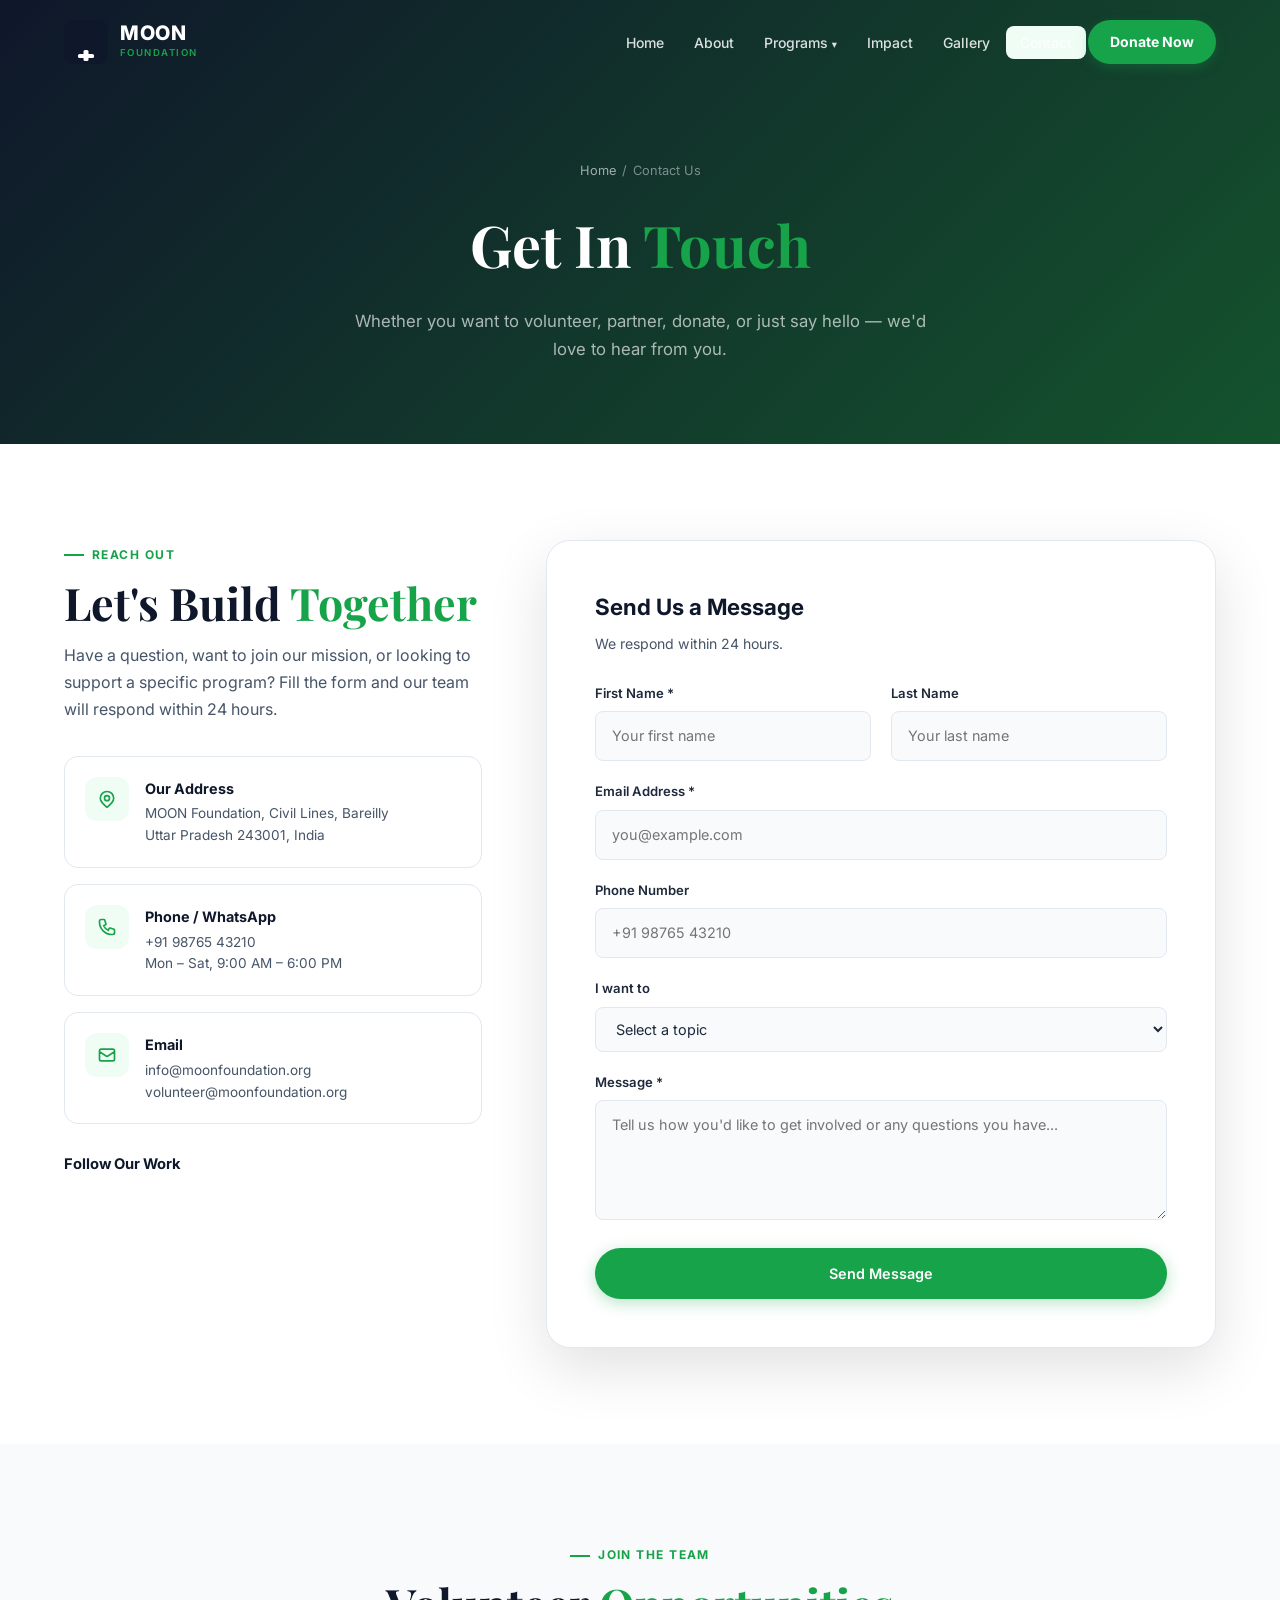
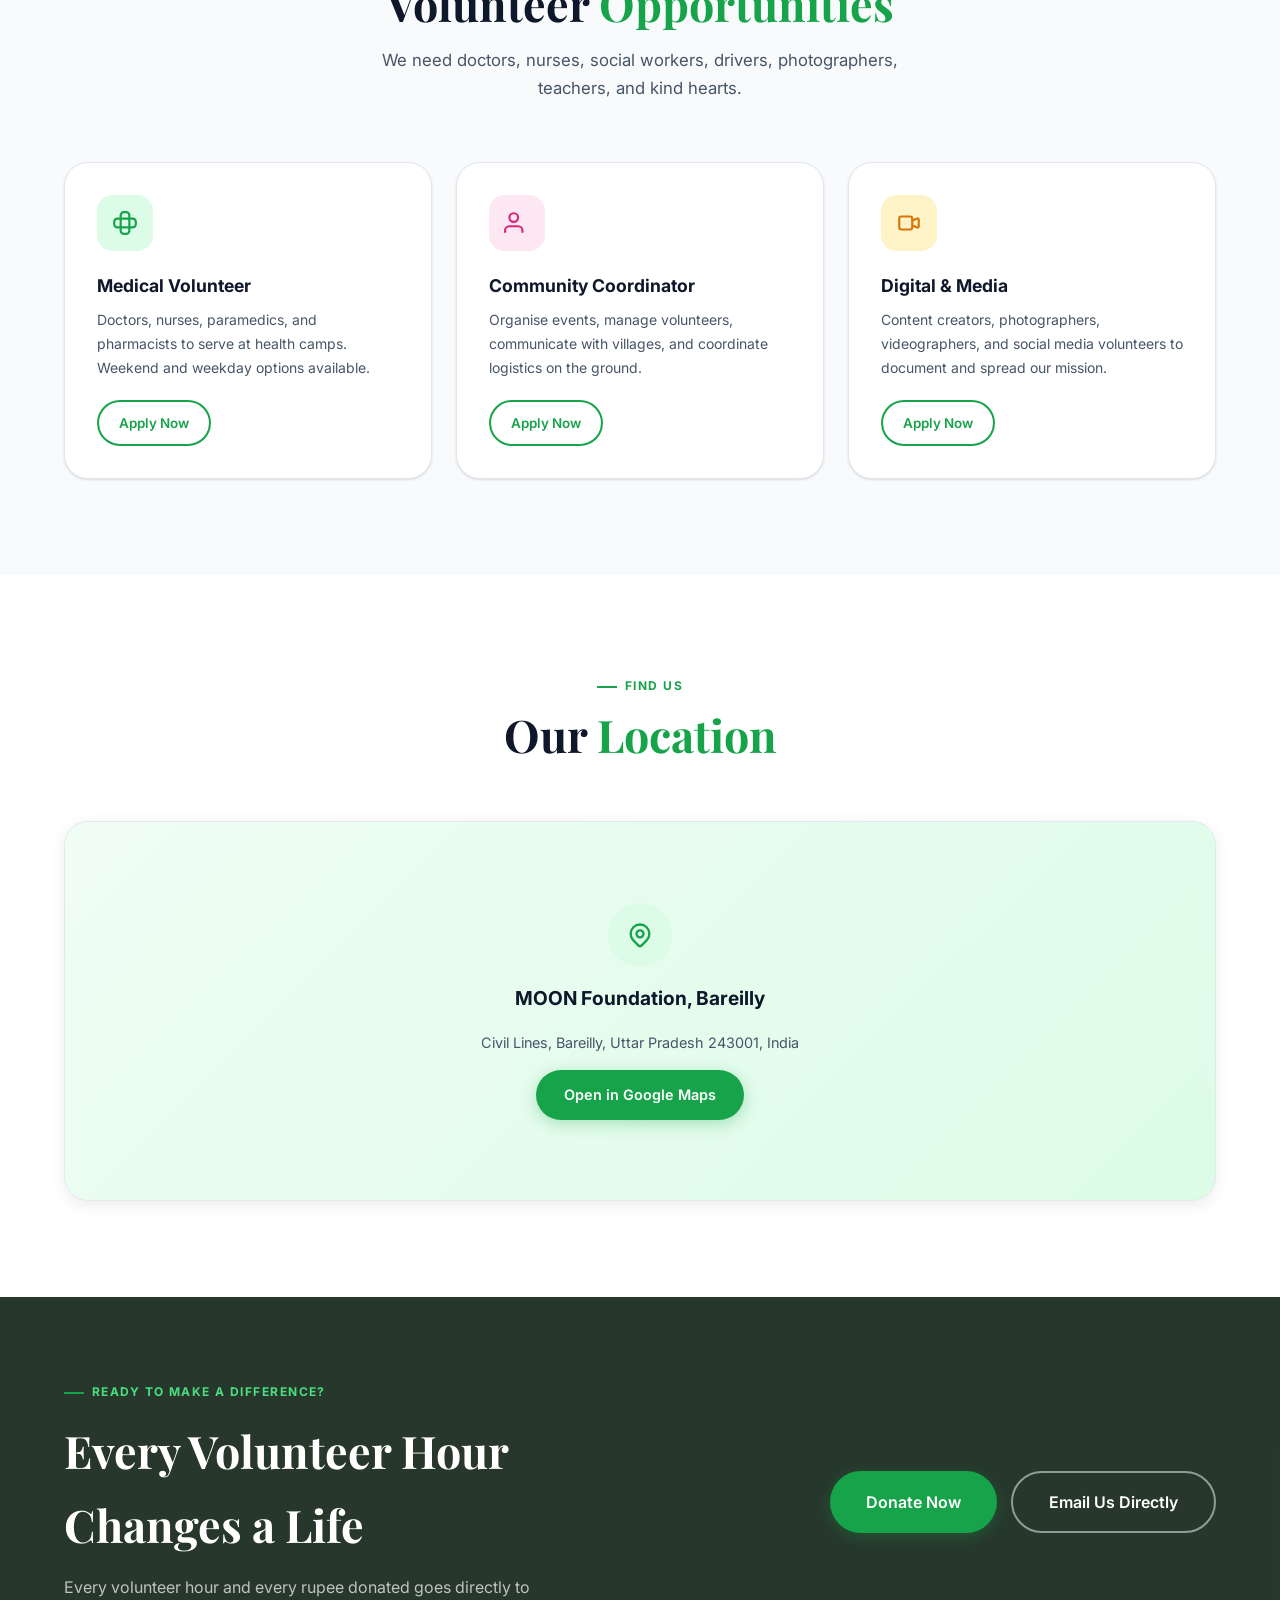
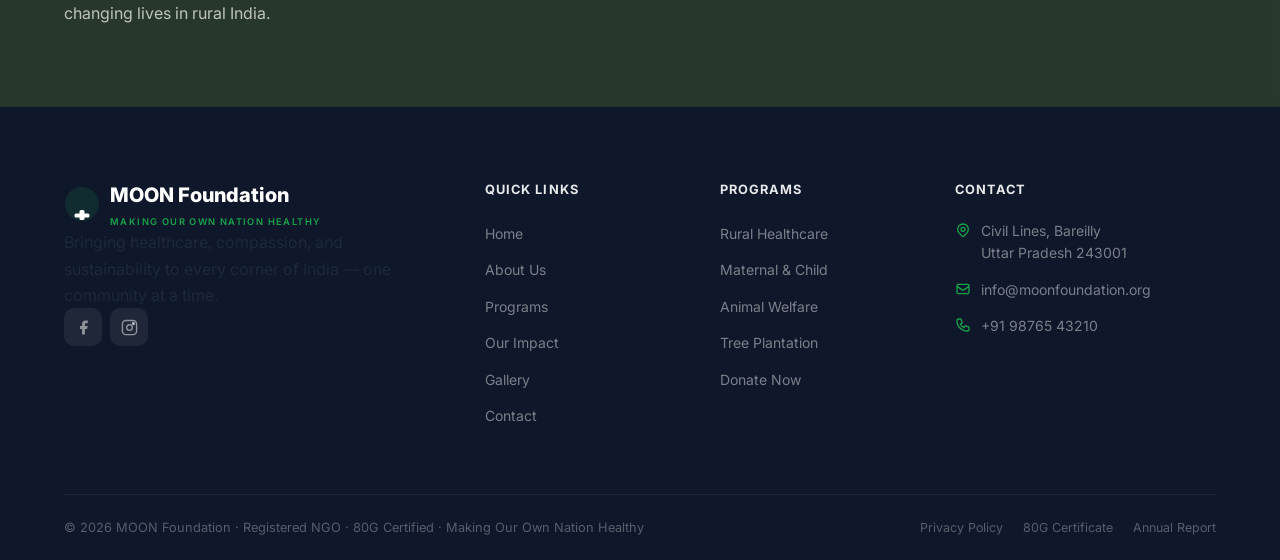
<file: contact.html>
<!DOCTYPE html>
<html lang="en">
<head>
  <meta charset="UTF-8"/><meta name="viewport" content="width=device-width,initial-scale=1.0"/>
  <title>Contact Us – MOON Foundation</title>
  <meta name="description" content="Get in touch with MOON Foundation — volunteer, partner, donate, or reach out for any query."/>
  <link rel="icon" href="assets/favicon.svg" type="image/svg+xml"/>
  <link rel="preconnect" href="https://fonts.googleapis.com"/>
  <link href="https://fonts.googleapis.com/css2?family=Inter:wght@400;500;600;700;800&family=Playfair+Display:wght@700;800&display=swap" rel="stylesheet"/>
  <link rel="stylesheet" href="css/style.css"/>
  <link rel="stylesheet" href="css/animations.css"/>
</head>
<body>

<!-- NAVBAR -->
<nav id="nav" class="scrolled">
  <div class="container"><div class="nav-inner">
    <a href="index.html" class="nav-logo">
      <svg viewBox="0 0 44 44" fill="none" style="width:44px;height:44px;border-radius:10px;background:#0f172a"><path d="M24 5 A12 12 0 1 1 5 22 A8 8 0 1 0 24 5Z" fill="#22c55e"/><rect x="19.5" y="30" width="5" height="11" rx="1.5" fill="white"/><rect x="14" y="34" width="16" height="4" rx="1.5" fill="white"/></svg>
      <div class="nav-logo-text"><span class="name">MOON</span><span class="tag">Foundation</span></div>
    </a>
    <ul class="nav-links" id="navLinks">
      <li><a href="index.html">Home</a></li><li><a href="about.html">About</a></li>
      <li class="nav-drop"><a href="programs.html">Programs</a><ul class="drop-menu"><li><a href="programs.html#healthcare">Rural Healthcare</a></li><li><a href="programs.html#maternal">Maternal & Child</a></li><li><a href="programs.html#animal">Animal Welfare</a></li><li><a href="programs.html#trees">Tree Plantation</a></li></ul></li>
      <li><a href="impact.html">Impact</a></li><li><a href="gallery.html">Gallery</a></li>
      <li><a href="contact.html" class="active">Contact</a></li>
      <li><a href="donate.html" class="btn btn-primary nav-donate">Donate Now</a></li>
    </ul>
    <button class="hamburger" id="hbg" aria-label="Menu"><span></span><span></span><span></span></button>
  </div></div>
</nav>

<!-- PAGE HERO -->
<section class="page-hero">
  <div class="container" style="text-align:center">
    <div class="breadcrumb"><a href="index.html">Home</a><span>/</span>Contact Us</div>
    <h1>Get In <span class="highlight">Touch</span></h1>
    <p>Whether you want to volunteer, partner, donate, or just say hello — we'd love to hear from you.</p>
  </div>
</section>

<!-- CONTACT GRID -->
<section class="section">
  <div class="container">
    <div class="contact-grid">

      <!-- LEFT: Info -->
      <div>
        <span class="eyebrow">Reach Out</span>
        <h2 class="section-title" style="margin-bottom:12px">Let's Build <span class="highlight">Together</span></h2>
        <p style="color:var(--mid);margin-bottom:32px;line-height:1.7">Have a question, want to join our mission, or looking to support a specific program? Fill the form and our team will respond within 24 hours.</p>

        <div class="contact-info-card">
          <div class="cic-icon"><svg fill="none" viewBox="0 0 24 24" stroke="currentColor" stroke-width="2"><path d="M17.657 16.657L13.414 20.9a2 2 0 01-2.827 0l-4.244-4.243a8 8 0 1111.314 0z"/><path d="M15 11a3 3 0 11-6 0 3 3 0 016 0z"/></svg></div>
          <div class="cic-text"><h4>Our Address</h4><p>MOON Foundation, Civil Lines, Bareilly<br/>Uttar Pradesh 243001, India</p></div>
        </div>

        <div class="contact-info-card">
          <div class="cic-icon"><svg fill="none" viewBox="0 0 24 24" stroke="currentColor" stroke-width="2"><path d="M3 5a2 2 0 012-2h3.28a1 1 0 01.948.684l1.498 4.493a1 1 0 01-.502 1.21l-2.257 1.13a11.042 11.042 0 005.516 5.516l1.13-2.257a1 1 0 011.21-.502l4.493 1.498a1 1 0 01.684.949V19a2 2 0 01-2 2h-1C9.716 21 3 14.284 3 6V5z"/></svg></div>
          <div class="cic-text"><h4>Phone / WhatsApp</h4><p>+91 98765 43210<br/>Mon – Sat, 9:00 AM – 6:00 PM</p></div>
        </div>

        <div class="contact-info-card">
          <div class="cic-icon"><svg fill="none" viewBox="0 0 24 24" stroke="currentColor" stroke-width="2"><path d="M3 8l7.89 5.26a2 2 0 002.22 0L21 8M5 19h14a2 2 0 002-2V7a2 2 0 00-2-2H5a2 2 0 00-2 2v10a2 2 0 002 2z"/></svg></div>
          <div class="cic-text"><h4>Email</h4><p>info@moonfoundation.org<br/>volunteer@moonfoundation.org</p></div>
        </div>

        <div style="margin-top:28px">
          <h4 style="color:var(--navy);margin-bottom:14px;font-size:.92rem;font-weight:700">Follow Our Work</h4>
          <div class="socials">
            <a href="#" class="social-btn" aria-label="Facebook"><svg viewBox="0 0 24 24" fill="currentColor"><path d="M18 2h-3a5 5 0 00-5 5v3H7v4h3v8h4v-8h3l1-4h-4V7a1 1 0 011-1h3z"/></svg></a>
            <a href="#" class="social-btn" aria-label="Instagram"><svg viewBox="0 0 24 24" fill="none" stroke="currentColor" stroke-width="2"><rect x="2" y="2" width="20" height="20" rx="5"/><circle cx="12" cy="12" r="4"/><circle cx="17.5" cy="6.5" r="1.5" fill="currentColor"/></svg></a>
            <a href="#" class="social-btn" aria-label="Twitter"><svg viewBox="0 0 24 24" fill="currentColor"><path d="M23 3a10.9 10.9 0 01-3.14 1.53 4.48 4.48 0 00-7.86 3v1A10.66 10.66 0 013 4s-4 9 5 13a11.64 11.64 0 01-7 2c9 5 20 0 20-11.5a4.5 4.5 0 00-.08-.83A7.72 7.72 0 0023 3z"/></svg></a>
            <a href="#" class="social-btn" aria-label="YouTube"><svg viewBox="0 0 24 24" fill="currentColor"><path d="M22.54 6.42a2.78 2.78 0 00-1.95-1.96C18.88 4 12 4 12 4s-6.88 0-8.59.46a2.78 2.78 0 00-1.95 1.96A29 29 0 001 12a29 29 0 00.46 5.58 2.78 2.78 0 001.95 1.95C5.12 20 12 20 12 20s6.88 0 8.59-.46a2.78 2.78 0 001.95-1.95A29 29 0 0023 12a29 29 0 00-.46-5.58z"/><polygon points="9.75 15.02 15.5 12 9.75 8.98 9.75 15.02" fill="white"/></svg></a>
          </div>
        </div>
      </div>

      <!-- RIGHT: Form -->
      <div class="form-card">
        <h3 style="color:var(--navy);margin-bottom:6px;font-size:1.4rem;font-weight:700">Send Us a Message</h3>
        <p style="color:var(--mid);font-size:.88rem;margin-bottom:28px">We respond within 24 hours.</p>
        <form id="contactForm">
          <div class="form-row">
            <div class="form-group">
              <label for="firstName">First Name *</label>
              <input type="text" id="firstName" required placeholder="Your first name"/>
            </div>
            <div class="form-group">
              <label for="lastName">Last Name</label>
              <input type="text" id="lastName" placeholder="Your last name"/>
            </div>
          </div>
          <div class="form-group">
            <label for="email">Email Address *</label>
            <input type="email" id="email" required placeholder="you@example.com"/>
          </div>
          <div class="form-group">
            <label for="phone">Phone Number</label>
            <input type="tel" id="phone" placeholder="+91 98765 43210"/>
          </div>
          <div class="form-group">
            <label for="subject">I want to</label>
            <select id="subject">
              <option value="">Select a topic</option>
              <option value="volunteer">Volunteer for a program</option>
              <option value="donate">Make a donation enquiry</option>
              <option value="partner">Partner / Corporate CSR</option>
              <option value="media">Media / Press enquiry</option>
              <option value="general">General query</option>
            </select>
          </div>
          <div class="form-group">
            <label for="message">Message *</label>
            <textarea id="message" required placeholder="Tell us how you'd like to get involved or any questions you have..."></textarea>
          </div>
          <button type="submit" class="btn btn-primary" style="width:100%;justify-content:center;padding:14px">Send Message</button>
        </form>
        <div class="form-success">
          <div style="width:64px;height:64px;background:#dcfce7;border-radius:50%;display:flex;align-items:center;justify-content:center;margin:0 auto 16px"><svg fill="none" viewBox="0 0 24 24" stroke="#16a34a" stroke-width="2.5" style="width:28px;height:28px"><path d="M9 12l2 2 4-4m6 2a9 9 0 11-18 0 9 9 0 0118 0z"/></svg></div>
          <h4 style="color:var(--navy);margin-bottom:8px;font-size:1.2rem">Message Received!</h4>
          <p style="color:var(--mid);font-size:.9rem">Thank you for reaching out. Our team will respond within 24 hours. Together, we can make a difference!</p>
        </div>
      </div>
    </div>
  </div>
</section>

<!-- VOLUNTEER OPPORTUNITIES -->
<section class="section bg-pale">
  <div class="container">
    <div class="section-head">
      <span class="eyebrow">Join the Team</span>
      <h2 class="section-title">Volunteer <span class="highlight">Opportunities</span></h2>
      <p class="section-sub">We need doctors, nurses, social workers, drivers, photographers, teachers, and kind hearts.</p>
    </div>
    <div style="display:grid;grid-template-columns:repeat(3,1fr);gap:24px">

      <div style="background:#fff;border-radius:var(--radius-lg);border:1px solid var(--border);padding:32px;box-shadow:var(--shadow-sm);transition:all .3s var(--ease)" class="sr d1">
        <div style="width:56px;height:56px;background:#dcfce7;border-radius:16px;display:flex;align-items:center;justify-content:center;margin-bottom:20px">
          <svg fill="none" viewBox="0 0 24 24" stroke="#16a34a" stroke-width="2" style="width:26px;height:26px"><rect x="8" y="2" width="8" height="20" rx="3"/><rect x="2" y="8" width="20" height="8" rx="3"/></svg>
        </div>
        <h3 style="font-size:1.1rem;font-weight:700;color:var(--navy);margin-bottom:8px">Medical Volunteer</h3>
        <p style="color:var(--mid);font-size:.875rem;line-height:1.7;margin-bottom:20px">Doctors, nurses, paramedics, and pharmacists to serve at health camps. Weekend and weekday options available.</p>
        <a href="mailto:volunteer@moonfoundation.org?subject=Medical Volunteer" class="btn btn-outline" style="font-size:.84rem;padding:10px 20px">Apply Now</a>
      </div>

      <div style="background:#fff;border-radius:var(--radius-lg);border:1px solid var(--border);padding:32px;box-shadow:var(--shadow-sm);transition:all .3s var(--ease)" class="sr d2">
        <div style="width:56px;height:56px;background:#fce7f3;border-radius:16px;display:flex;align-items:center;justify-content:center;margin-bottom:20px">
          <svg fill="none" viewBox="0 0 24 24" stroke="#db2777" stroke-width="2" style="width:26px;height:26px"><path d="M17 21v-2a4 4 0 00-4-4H5a4 4 0 00-4 4v2M9 11a4 4 0 100-8 4 4 0 000 8z"/></svg>
        </div>
        <h3 style="font-size:1.1rem;font-weight:700;color:var(--navy);margin-bottom:8px">Community Coordinator</h3>
        <p style="color:var(--mid);font-size:.875rem;line-height:1.7;margin-bottom:20px">Organise events, manage volunteers, communicate with villages, and coordinate logistics on the ground.</p>
        <a href="mailto:volunteer@moonfoundation.org?subject=Coordinator Role" class="btn btn-outline" style="font-size:.84rem;padding:10px 20px">Apply Now</a>
      </div>

      <div style="background:#fff;border-radius:var(--radius-lg);border:1px solid var(--border);padding:32px;box-shadow:var(--shadow-sm);transition:all .3s var(--ease)" class="sr d3">
        <div style="width:56px;height:56px;background:#fef3c7;border-radius:16px;display:flex;align-items:center;justify-content:center;margin-bottom:20px">
          <svg fill="none" viewBox="0 0 24 24" stroke="#d97706" stroke-width="2" style="width:26px;height:26px"><path d="M15 10l4.553-2.069A1 1 0 0121 8.82v6.36a1 1 0 01-1.447.894L15 14M3 8a2 2 0 012-2h8a2 2 0 012 2v8a2 2 0 01-2 2H5a2 2 0 01-2-2V8z"/></svg>
        </div>
        <h3 style="font-size:1.1rem;font-weight:700;color:var(--navy);margin-bottom:8px">Digital & Media</h3>
        <p style="color:var(--mid);font-size:.875rem;line-height:1.7;margin-bottom:20px">Content creators, photographers, videographers, and social media volunteers to document and spread our mission.</p>
        <a href="mailto:volunteer@moonfoundation.org?subject=Digital Volunteer" class="btn btn-outline" style="font-size:.84rem;padding:10px 20px">Apply Now</a>
      </div>

    </div>
  </div>
</section>

<!-- MAP SECTION -->
<section class="section">
  <div class="container">
    <div class="section-head">
      <span class="eyebrow">Find Us</span>
      <h2 class="section-title">Our <span class="highlight">Location</span></h2>
    </div>
    <div style="border-radius:var(--radius-lg);overflow:hidden;border:1px solid var(--border);box-shadow:var(--shadow);height:380px;background:linear-gradient(135deg,#f0fdf4,#dcfce7);display:flex;flex-direction:column;align-items:center;justify-content:center;gap:16px">
      <div style="width:64px;height:64px;background:#dcfce7;border-radius:50%;display:flex;align-items:center;justify-content:center"><svg fill="none" viewBox="0 0 24 24" stroke="#16a34a" stroke-width="2" style="width:28px;height:28px"><path d="M17.657 16.657L13.414 20.9a2 2 0 01-2.827 0l-4.244-4.243a8 8 0 1111.314 0z"/><path d="M15 11a3 3 0 11-6 0 3 3 0 016 0z"/></svg></div>
      <h3 style="color:var(--navy);font-size:1.2rem;font-weight:700">MOON Foundation, Bareilly</h3>
      <p style="color:var(--mid);text-align:center;max-width:360px;font-size:.9rem">Civil Lines, Bareilly, Uttar Pradesh 243001, India</p>
      <a href="https://maps.google.com/?q=Civil+Lines+Bareilly+Uttar+Pradesh" target="_blank" rel="noopener" class="btn btn-primary">Open in Google Maps</a>
    </div>
  </div>
</section>

<!-- DONATE CTA -->
<section class="donate-banner">
  <div class="donate-banner-bg"></div><div class="donate-banner-overlay"></div>
  <div class="container">
    <div class="donate-banner-inner">
      <div class="donate-banner-text">
        <span class="eyebrow" style="color:#4ade80">Ready to Make a Difference?</span>
        <h2>Every Volunteer Hour<br/>Changes a Life</h2>
        <p>Every volunteer hour and every rupee donated goes directly to changing lives in rural India.</p>
      </div>
      <div class="donate-banner-btns">
        <a href="donate.html" class="btn btn-primary btn-lg">Donate Now</a>
        <a href="mailto:volunteer@moonfoundation.org" class="btn btn-outline-w btn-lg">Email Us Directly</a>
      </div>
    </div>
  </div>
</section>

<!-- FOOTER -->
<footer class="footer">
  <div class="container">
    <div class="footer-grid">
      <div>
        <div class="footer-logo"><svg viewBox="0 0 36 36" fill="none" style="width:36px;height:36px"><circle cx="18" cy="18" r="17" fill="#22c55e" opacity=".12"/><path d="M20 4 A10 10 0 1 1 4 18 A7 7 0 1 0 20 4Z" fill="#22c55e"/><rect x="15.5" y="24" width="5" height="10" rx="1.5" fill="white"/><rect x="10.5" y="27.5" width="15" height="4" rx="1.5" fill="white"/></svg><div><span class="name">MOON Foundation</span><span class="tag">Making Our Own Nation Healthy</span></div></div>
        <p>Bringing healthcare, compassion, and sustainability to every corner of India — one community at a time.</p>
        <div class="socials"><a href="#" class="social-btn"><svg viewBox="0 0 24 24" fill="currentColor"><path d="M18 2h-3a5 5 0 00-5 5v3H7v4h3v8h4v-8h3l1-4h-4V7a1 1 0 011-1h3z"/></svg></a><a href="#" class="social-btn"><svg viewBox="0 0 24 24" fill="none" stroke="currentColor" stroke-width="2"><rect x="2" y="2" width="20" height="20" rx="5"/><circle cx="12" cy="12" r="4"/><circle cx="17.5" cy="6.5" r="1.5" fill="currentColor"/></svg></a></div>
      </div>
      <div class="footer-col"><h4>Quick Links</h4><ul><li><a href="index.html">Home</a></li><li><a href="about.html">About Us</a></li><li><a href="programs.html">Programs</a></li><li><a href="impact.html">Our Impact</a></li><li><a href="gallery.html">Gallery</a></li><li><a href="contact.html">Contact</a></li></ul></div>
      <div class="footer-col"><h4>Programs</h4><ul><li><a href="programs.html#healthcare">Rural Healthcare</a></li><li><a href="programs.html#maternal">Maternal & Child</a></li><li><a href="programs.html#animal">Animal Welfare</a></li><li><a href="programs.html#trees">Tree Plantation</a></li><li><a href="donate.html">Donate Now</a></li></ul></div>
      <div class="footer-col"><h4>Contact</h4>
        <div class="footer-contact-item"><svg fill="none" viewBox="0 0 24 24" stroke="currentColor" stroke-width="2"><path d="M17.657 16.657L13.414 20.9a2 2 0 01-2.827 0l-4.244-4.243a8 8 0 1111.314 0z"/><path d="M15 11a3 3 0 11-6 0 3 3 0 016 0z"/></svg><span>Civil Lines, Bareilly<br/>Uttar Pradesh 243001</span></div>
        <div class="footer-contact-item"><svg fill="none" viewBox="0 0 24 24" stroke="currentColor" stroke-width="2"><path d="M3 8l7.89 5.26a2 2 0 002.22 0L21 8M5 19h14a2 2 0 002-2V7a2 2 0 00-2-2H5a2 2 0 00-2 2v10a2 2 0 002 2z"/></svg><span>info@moonfoundation.org</span></div>
        <div class="footer-contact-item"><svg fill="none" viewBox="0 0 24 24" stroke="currentColor" stroke-width="2"><path d="M3 5a2 2 0 012-2h3.28a1 1 0 01.948.684l1.498 4.493a1 1 0 01-.502 1.21l-2.257 1.13a11.042 11.042 0 005.516 5.516l1.13-2.257a1 1 0 011.21-.502l4.493 1.498a1 1 0 01.684.949V19a2 2 0 01-2 2h-1C9.716 21 3 14.284 3 6V5z"/></svg><span>+91 98765 43210</span></div>
      </div>
    </div>
    <div class="footer-bottom">
      <p>© 2026 MOON Foundation · Registered NGO · 80G Certified · Making Our Own Nation Healthy</p>
      <div class="footer-bottom-links"><a href="#">Privacy Policy</a><a href="#">80G Certificate</a><a href="#">Annual Report</a></div>
    </div>
  </div>
</footer>

<button id="btt" aria-label="Back to top"><svg fill="none" viewBox="0 0 24 24" stroke="currentColor" stroke-width="2.5"><path d="M5 10l7-7 7 7M12 3v18"/></svg></button>

<script src="js/main.js"></script>
<script>
  const form = document.getElementById('contactForm');
  form?.addEventListener('submit', e => {
    e.preventDefault();
    form.style.display = 'none';
    document.querySelector('.form-success').style.display = 'block';
  });
</script>
</body>
</html>
</file>
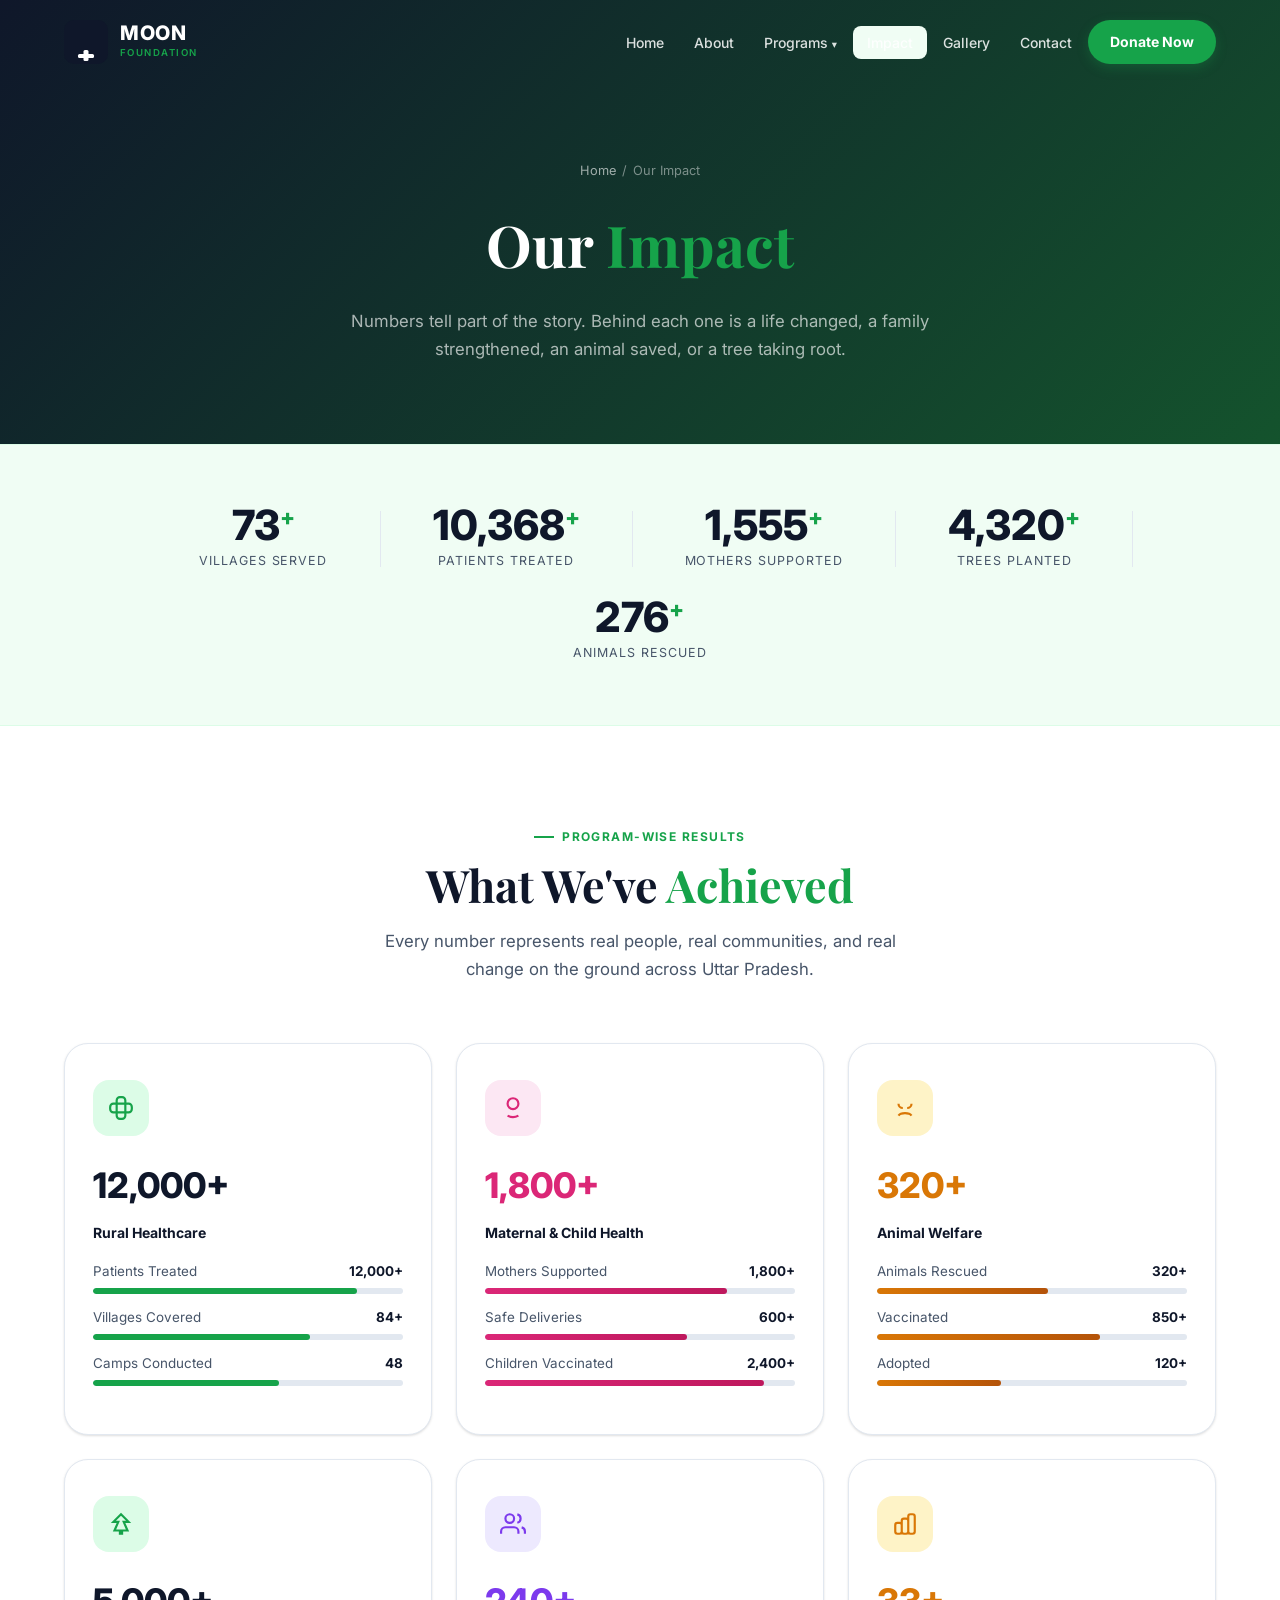
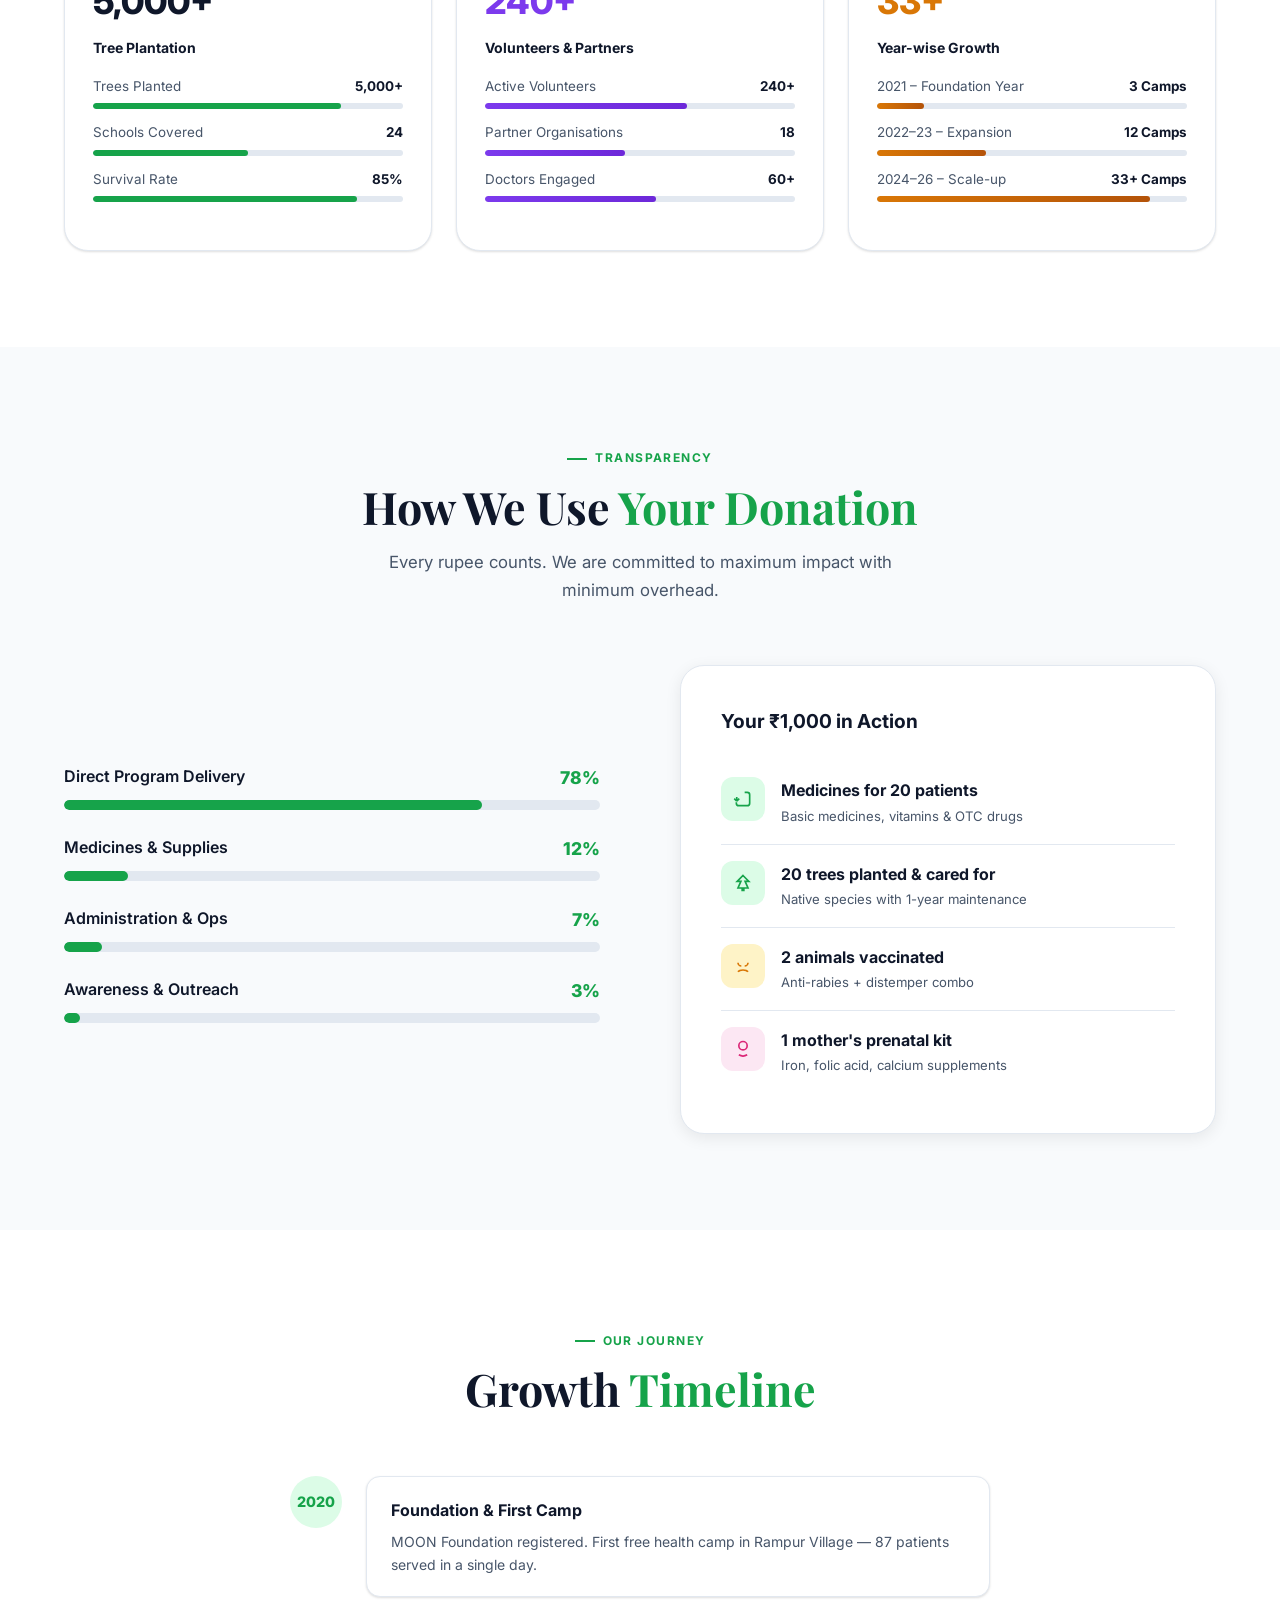
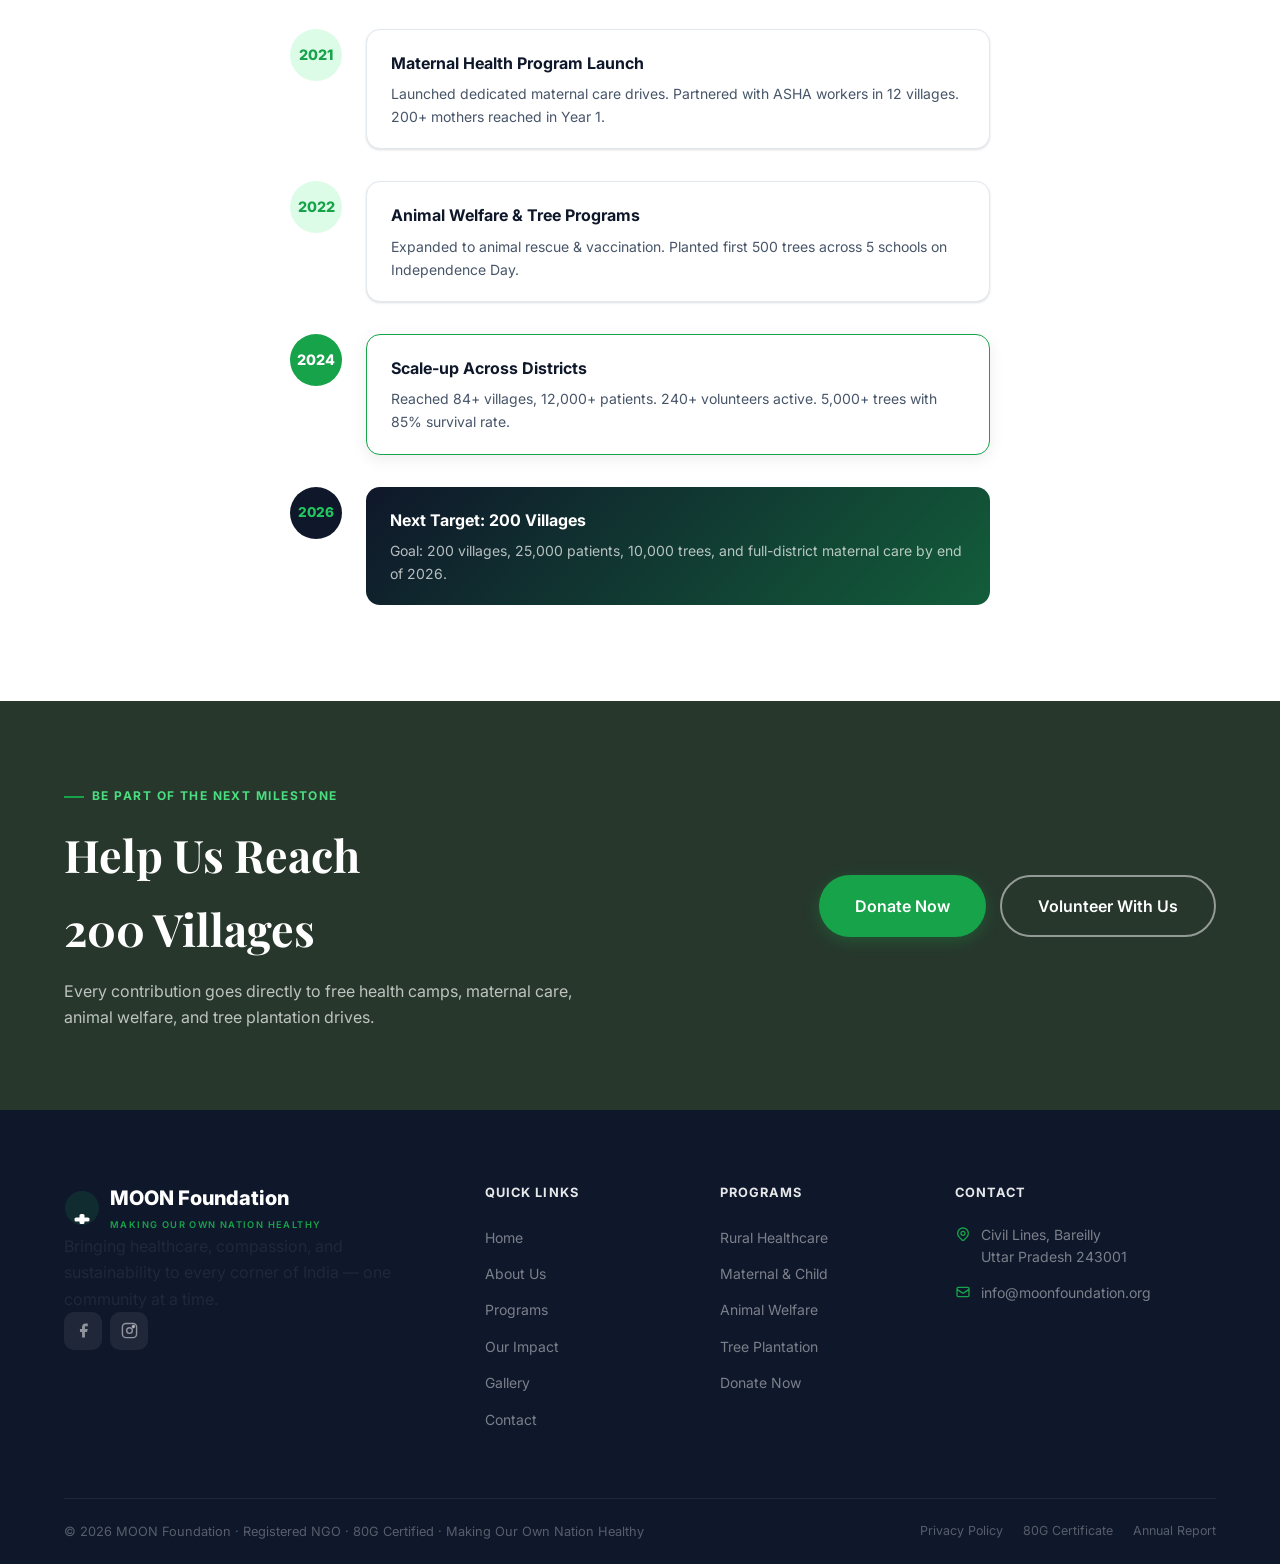
<file: impact.html>
<!DOCTYPE html>
<html lang="en">
<head>
  <meta charset="UTF-8"/><meta name="viewport" content="width=device-width,initial-scale=1.0"/>
  <title>Our Impact – MOON Foundation</title>
  <meta name="description" content="See the measurable impact MOON Foundation has created — villages served, lives changed, animals rescued, and trees planted."/>
  <link rel="icon" href="assets/favicon.svg" type="image/svg+xml"/>
  <link rel="preconnect" href="https://fonts.googleapis.com"/>
  <link href="https://fonts.googleapis.com/css2?family=Inter:wght@400;500;600;700;800&family=Playfair+Display:wght@700;800&display=swap" rel="stylesheet"/>
  <link rel="stylesheet" href="css/style.css"/>
  <link rel="stylesheet" href="css/animations.css"/>
</head>
<body>

<!-- NAVBAR -->
<nav id="nav" class="scrolled">
  <div class="container"><div class="nav-inner">
    <a href="index.html" class="nav-logo">
      <svg viewBox="0 0 44 44" fill="none" style="width:44px;height:44px;border-radius:10px;background:#0f172a"><path d="M24 5 A12 12 0 1 1 5 22 A8 8 0 1 0 24 5Z" fill="#22c55e"/><rect x="19.5" y="30" width="5" height="11" rx="1.5" fill="white"/><rect x="14" y="34" width="16" height="4" rx="1.5" fill="white"/></svg>
      <div class="nav-logo-text"><span class="name">MOON</span><span class="tag">Foundation</span></div>
    </a>
    <ul class="nav-links" id="navLinks">
      <li><a href="index.html">Home</a></li><li><a href="about.html">About</a></li>
      <li class="nav-drop"><a href="programs.html">Programs</a><ul class="drop-menu"><li><a href="programs.html#healthcare">Rural Healthcare</a></li><li><a href="programs.html#maternal">Maternal & Child</a></li><li><a href="programs.html#animal">Animal Welfare</a></li><li><a href="programs.html#trees">Tree Plantation</a></li></ul></li>
      <li><a href="impact.html" class="active">Impact</a></li><li><a href="gallery.html">Gallery</a></li><li><a href="contact.html">Contact</a></li>
      <li><a href="donate.html" class="btn btn-primary nav-donate">Donate Now</a></li>
    </ul>
    <button class="hamburger" id="hbg" aria-label="Menu"><span></span><span></span><span></span></button>
  </div></div>
</nav>

<!-- PAGE HERO -->
<section class="page-hero">
  <div class="container" style="text-align:center">
    <div class="breadcrumb"><a href="index.html">Home</a><span>/</span>Our Impact</div>
    <h1>Our <span class="highlight">Impact</span></h1>
    <p>Numbers tell part of the story. Behind each one is a life changed, a family strengthened, an animal saved, or a tree taking root.</p>
  </div>
</section>

<!-- STATS STRIP -->
<div class="stats-strip-light">
  <div class="container">
    <div class="stats-strip-inner">
      <div class="stat-block"><span class="n"><span data-target="84">0</span><sup>+</sup></span><span class="l">Villages Served</span></div>
      <div class="stat-sep-v"></div>
      <div class="stat-block"><span class="n"><span data-target="12000">0</span><sup>+</sup></span><span class="l">Patients Treated</span></div>
      <div class="stat-sep-v"></div>
      <div class="stat-block"><span class="n"><span data-target="1800">0</span><sup>+</sup></span><span class="l">Mothers Supported</span></div>
      <div class="stat-sep-v"></div>
      <div class="stat-block"><span class="n"><span data-target="5000">0</span><sup>+</sup></span><span class="l">Trees Planted</span></div>
      <div class="stat-sep-v"></div>
      <div class="stat-block"><span class="n"><span data-target="320">0</span><sup>+</sup></span><span class="l">Animals Rescued</span></div>
    </div>
  </div>
</div>

<!-- PROGRAM IMPACT BREAKDOWN -->
<section class="section">
  <div class="container">
    <div class="section-head">
      <span class="eyebrow">Program-wise Results</span>
      <h2 class="section-title">What We've <span class="highlight">Achieved</span></h2>
      <p class="section-sub">Every number represents real people, real communities, and real change on the ground across Uttar Pradesh.</p>
    </div>
    <div class="impact-grid">

      <div class="impact-card sr d1">
        <div class="impact-card-icon" style="background:#dcfce7"><svg fill="none" viewBox="0 0 24 24" stroke="#16a34a" stroke-width="2"><rect x="8" y="2" width="8" height="20" rx="3"/><rect x="2" y="8" width="20" height="8" rx="3"/></svg></div>
        <h3>12,000+</h3>
        <p style="font-weight:700;color:var(--navy);margin-bottom:16px">Rural Healthcare</p>
        <div style="font-size:.84rem;color:var(--mid)">
          <div style="display:flex;justify-content:space-between;margin-bottom:5px"><span>Patients Treated</span><span style="font-weight:700;color:var(--navy)">12,000+</span></div>
          <div class="prog-bar"><div class="prog-bar-fill" data-w="85%"></div></div>
          <div style="display:flex;justify-content:space-between;margin-top:12px;margin-bottom:5px"><span>Villages Covered</span><span style="font-weight:700;color:var(--navy)">84+</span></div>
          <div class="prog-bar"><div class="prog-bar-fill" data-w="70%"></div></div>
          <div style="display:flex;justify-content:space-between;margin-top:12px;margin-bottom:5px"><span>Camps Conducted</span><span style="font-weight:700;color:var(--navy)">48</span></div>
          <div class="prog-bar"><div class="prog-bar-fill" data-w="60%"></div></div>
        </div>
      </div>

      <div class="impact-card sr d2">
        <div class="impact-card-icon" style="background:#fce7f3"><svg fill="none" viewBox="0 0 24 24" stroke="#db2777" stroke-width="2"><circle cx="12" cy="8" r="5"/><path d="M7 19q5 3 10 0"/></svg></div>
        <h3 style="color:#db2777">1,800+</h3>
        <p style="font-weight:700;color:var(--navy);margin-bottom:16px">Maternal & Child Health</p>
        <div style="font-size:.84rem;color:var(--mid)">
          <div style="display:flex;justify-content:space-between;margin-bottom:5px"><span>Mothers Supported</span><span style="font-weight:700;color:var(--navy)">1,800+</span></div>
          <div class="prog-bar"><div class="prog-bar-fill" data-w="78%" style="background:linear-gradient(90deg,#db2777,#be185d)"></div></div>
          <div style="display:flex;justify-content:space-between;margin-top:12px;margin-bottom:5px"><span>Safe Deliveries</span><span style="font-weight:700;color:var(--navy)">600+</span></div>
          <div class="prog-bar"><div class="prog-bar-fill" data-w="65%" style="background:linear-gradient(90deg,#db2777,#be185d)"></div></div>
          <div style="display:flex;justify-content:space-between;margin-top:12px;margin-bottom:5px"><span>Children Vaccinated</span><span style="font-weight:700;color:var(--navy)">2,400+</span></div>
          <div class="prog-bar"><div class="prog-bar-fill" data-w="90%" style="background:linear-gradient(90deg,#db2777,#be185d)"></div></div>
        </div>
      </div>

      <div class="impact-card sr d3">
        <div class="impact-card-icon" style="background:#fef3c7"><svg fill="none" viewBox="0 0 24 24" stroke="#d97706" stroke-width="2"><path d="M10 12a4 4 0 01-4-4M14 12a4 4 0 004-4M6 19c2-3 10-3 12 0"/></svg></div>
        <h3 style="color:#d97706">320+</h3>
        <p style="font-weight:700;color:var(--navy);margin-bottom:16px">Animal Welfare</p>
        <div style="font-size:.84rem;color:var(--mid)">
          <div style="display:flex;justify-content:space-between;margin-bottom:5px"><span>Animals Rescued</span><span style="font-weight:700;color:var(--navy)">320+</span></div>
          <div class="prog-bar"><div class="prog-bar-fill" data-w="55%" style="background:linear-gradient(90deg,#d97706,#b45309)"></div></div>
          <div style="display:flex;justify-content:space-between;margin-top:12px;margin-bottom:5px"><span>Vaccinated</span><span style="font-weight:700;color:var(--navy)">850+</span></div>
          <div class="prog-bar"><div class="prog-bar-fill" data-w="72%" style="background:linear-gradient(90deg,#d97706,#b45309)"></div></div>
          <div style="display:flex;justify-content:space-between;margin-top:12px;margin-bottom:5px"><span>Adopted</span><span style="font-weight:700;color:var(--navy)">120+</span></div>
          <div class="prog-bar"><div class="prog-bar-fill" data-w="40%" style="background:linear-gradient(90deg,#d97706,#b45309)"></div></div>
        </div>
      </div>

      <div class="impact-card sr d1">
        <div class="impact-card-icon" style="background:#dcfce7"><svg fill="none" viewBox="0 0 24 24" stroke="#16a34a" stroke-width="2"><path d="M12 3L19 10H14.5L18 18H13V21H11V18H6L9.5 10H5Z"/></svg></div>
        <h3>5,000+</h3>
        <p style="font-weight:700;color:var(--navy);margin-bottom:16px">Tree Plantation</p>
        <div style="font-size:.84rem;color:var(--mid)">
          <div style="display:flex;justify-content:space-between;margin-bottom:5px"><span>Trees Planted</span><span style="font-weight:700;color:var(--navy)">5,000+</span></div>
          <div class="prog-bar"><div class="prog-bar-fill" data-w="80%"></div></div>
          <div style="display:flex;justify-content:space-between;margin-top:12px;margin-bottom:5px"><span>Schools Covered</span><span style="font-weight:700;color:var(--navy)">24</span></div>
          <div class="prog-bar"><div class="prog-bar-fill" data-w="50%"></div></div>
          <div style="display:flex;justify-content:space-between;margin-top:12px;margin-bottom:5px"><span>Survival Rate</span><span style="font-weight:700;color:var(--navy)">85%</span></div>
          <div class="prog-bar"><div class="prog-bar-fill" data-w="85%"></div></div>
        </div>
      </div>

      <div class="impact-card sr d2">
        <div class="impact-card-icon" style="background:#ede9fe"><svg fill="none" viewBox="0 0 24 24" stroke="#7c3aed" stroke-width="2"><path d="M17 21v-2a4 4 0 00-4-4H5a4 4 0 00-4 4v2M9 11a4 4 0 100-8 4 4 0 000 8zM23 21v-2a4 4 0 00-3-3.87M16 3.13a4 4 0 010 7.75"/></svg></div>
        <h3 style="color:#7c3aed">240+</h3>
        <p style="font-weight:700;color:var(--navy);margin-bottom:16px">Volunteers & Partners</p>
        <div style="font-size:.84rem;color:var(--mid)">
          <div style="display:flex;justify-content:space-between;margin-bottom:5px"><span>Active Volunteers</span><span style="font-weight:700;color:var(--navy)">240+</span></div>
          <div class="prog-bar"><div class="prog-bar-fill" data-w="65%" style="background:linear-gradient(90deg,#7c3aed,#6d28d9)"></div></div>
          <div style="display:flex;justify-content:space-between;margin-top:12px;margin-bottom:5px"><span>Partner Organisations</span><span style="font-weight:700;color:var(--navy)">18</span></div>
          <div class="prog-bar"><div class="prog-bar-fill" data-w="45%" style="background:linear-gradient(90deg,#7c3aed,#6d28d9)"></div></div>
          <div style="display:flex;justify-content:space-between;margin-top:12px;margin-bottom:5px"><span>Doctors Engaged</span><span style="font-weight:700;color:var(--navy)">60+</span></div>
          <div class="prog-bar"><div class="prog-bar-fill" data-w="55%" style="background:linear-gradient(90deg,#7c3aed,#6d28d9)"></div></div>
        </div>
      </div>

      <div class="impact-card sr d3">
        <div class="impact-card-icon" style="background:#fef3c7"><svg fill="none" viewBox="0 0 24 24" stroke="#d97706" stroke-width="2"><path d="M9 19v-6a2 2 0 00-2-2H5a2 2 0 00-2 2v6a2 2 0 002 2h2a2 2 0 002-2zm0 0V9a2 2 0 012-2h2a2 2 0 012 2v10m-6 0a2 2 0 002 2h2a2 2 0 002-2m0 0V5a2 2 0 012-2h2a2 2 0 012 2v14a2 2 0 01-2 2h-2a2 2 0 01-2-2z"/></svg></div>
        <h3 style="color:#d97706">33+</h3>
        <p style="font-weight:700;color:var(--navy);margin-bottom:16px">Year-wise Growth</p>
        <div style="font-size:.84rem;color:var(--mid)">
          <div style="display:flex;justify-content:space-between;margin-bottom:5px"><span>2021 – Foundation Year</span><span style="font-weight:700;color:var(--navy)">3 Camps</span></div>
          <div class="prog-bar"><div class="prog-bar-fill" data-w="15%" style="background:linear-gradient(90deg,#d97706,#b45309)"></div></div>
          <div style="display:flex;justify-content:space-between;margin-top:12px;margin-bottom:5px"><span>2022–23 – Expansion</span><span style="font-weight:700;color:var(--navy)">12 Camps</span></div>
          <div class="prog-bar"><div class="prog-bar-fill" data-w="35%" style="background:linear-gradient(90deg,#d97706,#b45309)"></div></div>
          <div style="display:flex;justify-content:space-between;margin-top:12px;margin-bottom:5px"><span>2024–26 – Scale-up</span><span style="font-weight:700;color:var(--navy)">33+ Camps</span></div>
          <div class="prog-bar"><div class="prog-bar-fill" data-w="88%" style="background:linear-gradient(90deg,#d97706,#b45309)"></div></div>
        </div>
      </div>

    </div>
  </div>
</section>

<!-- FUND UTILISATION -->
<section class="section bg-pale">
  <div class="container">
    <div class="section-head">
      <span class="eyebrow">Transparency</span>
      <h2 class="section-title">How We Use <span class="highlight">Your Donation</span></h2>
      <p class="section-sub">Every rupee counts. We are committed to maximum impact with minimum overhead.</p>
    </div>
    <div style="display:grid;grid-template-columns:1fr 1fr;gap:80px;align-items:center">
      <div class="sr-l">
        <div style="margin-bottom:24px">
          <div style="display:flex;justify-content:space-between;margin-bottom:8px"><span style="font-weight:600;color:var(--navy)">Direct Program Delivery</span><span style="font-weight:800;font-size:1.1rem;color:var(--green)">78%</span></div>
          <div class="prog-bar" style="height:10px"><div class="prog-bar-fill" data-w="78%"></div></div>
        </div>
        <div style="margin-bottom:24px">
          <div style="display:flex;justify-content:space-between;margin-bottom:8px"><span style="font-weight:600;color:var(--navy)">Medicines & Supplies</span><span style="font-weight:800;font-size:1.1rem;color:var(--green)">12%</span></div>
          <div class="prog-bar" style="height:10px"><div class="prog-bar-fill" data-w="12%"></div></div>
        </div>
        <div style="margin-bottom:24px">
          <div style="display:flex;justify-content:space-between;margin-bottom:8px"><span style="font-weight:600;color:var(--navy)">Administration & Ops</span><span style="font-weight:800;font-size:1.1rem;color:var(--green)">7%</span></div>
          <div class="prog-bar" style="height:10px"><div class="prog-bar-fill" data-w="7%"></div></div>
        </div>
        <div>
          <div style="display:flex;justify-content:space-between;margin-bottom:8px"><span style="font-weight:600;color:var(--navy)">Awareness & Outreach</span><span style="font-weight:800;font-size:1.1rem;color:var(--green)">3%</span></div>
          <div class="prog-bar" style="height:10px"><div class="prog-bar-fill" data-w="3%"></div></div>
        </div>
      </div>
      <div class="sr-r" style="background:#fff;border-radius:var(--radius-lg);border:1px solid var(--border);padding:40px;box-shadow:var(--shadow)">
        <h3 style="color:var(--navy);margin-bottom:24px;font-size:1.2rem;font-weight:700">Your ₹1,000 in Action</h3>
        <div style="display:flex;align-items:flex-start;gap:16px;padding:16px 0;border-bottom:1px solid var(--border)">
          <div style="width:44px;height:44px;background:#dcfce7;border-radius:12px;display:flex;align-items:center;justify-content:center;flex-shrink:0"><svg fill="none" viewBox="0 0 24 24" stroke="#16a34a" stroke-width="2" style="width:20px;height:20px"><path d="M4.5 9.5v5m0 0l3-3m-3 3l-3-3M14 4h3a3 3 0 013 3v10a3 3 0 01-3 3H7a3 3 0 01-3-3v-1"/></svg></div>
          <div><div style="font-weight:700;color:var(--navy);margin-bottom:2px">Medicines for 20 patients</div><div style="font-size:.82rem;color:var(--mid)">Basic medicines, vitamins & OTC drugs</div></div>
        </div>
        <div style="display:flex;align-items:flex-start;gap:16px;padding:16px 0;border-bottom:1px solid var(--border)">
          <div style="width:44px;height:44px;background:#dcfce7;border-radius:12px;display:flex;align-items:center;justify-content:center;flex-shrink:0"><svg fill="none" viewBox="0 0 24 24" stroke="#16a34a" stroke-width="2" style="width:20px;height:20px"><path d="M12 3L19 10H14.5L18 18H13V21H11V18H6L9.5 10H5Z"/></svg></div>
          <div><div style="font-weight:700;color:var(--navy);margin-bottom:2px">20 trees planted & cared for</div><div style="font-size:.82rem;color:var(--mid)">Native species with 1-year maintenance</div></div>
        </div>
        <div style="display:flex;align-items:flex-start;gap:16px;padding:16px 0;border-bottom:1px solid var(--border)">
          <div style="width:44px;height:44px;background:#fef3c7;border-radius:12px;display:flex;align-items:center;justify-content:center;flex-shrink:0"><svg fill="none" viewBox="0 0 24 24" stroke="#d97706" stroke-width="2" style="width:20px;height:20px"><path d="M10 12a4 4 0 01-4-4M14 12a4 4 0 004-4M6 19c2-3 10-3 12 0"/></svg></div>
          <div><div style="font-weight:700;color:var(--navy);margin-bottom:2px">2 animals vaccinated</div><div style="font-size:.82rem;color:var(--mid)">Anti-rabies + distemper combo</div></div>
        </div>
        <div style="display:flex;align-items:flex-start;gap:16px;padding:16px 0">
          <div style="width:44px;height:44px;background:#fce7f3;border-radius:12px;display:flex;align-items:center;justify-content:center;flex-shrink:0"><svg fill="none" viewBox="0 0 24 24" stroke="#db2777" stroke-width="2" style="width:20px;height:20px"><circle cx="12" cy="8" r="5"/><path d="M7 19q5 3 10 0"/></svg></div>
          <div><div style="font-weight:700;color:var(--navy);margin-bottom:2px">1 mother's prenatal kit</div><div style="font-size:.82rem;color:var(--mid)">Iron, folic acid, calcium supplements</div></div>
        </div>
      </div>
    </div>
  </div>
</section>

<!-- MILESTONES TIMELINE -->
<section class="section">
  <div class="container">
    <div class="section-head">
      <span class="eyebrow">Our Journey</span>
      <h2 class="section-title">Growth <span class="highlight">Timeline</span></h2>
    </div>
    <div style="max-width:700px;margin:0 auto">
      <div style="display:flex;gap:24px;margin-bottom:32px;align-items:flex-start" class="sr">
        <div style="width:52px;height:52px;background:#dcfce7;border-radius:50%;display:flex;align-items:center;justify-content:center;flex-shrink:0;font-weight:800;color:#16a34a;font-size:.9rem">2020</div>
        <div style="background:#fff;border:1px solid var(--border);border-radius:var(--radius);padding:20px 24px;flex:1;box-shadow:var(--shadow-sm)"><h4 style="color:var(--navy);margin-bottom:6px">Foundation & First Camp</h4><p style="color:var(--mid);font-size:.875rem">MOON Foundation registered. First free health camp in Rampur Village — 87 patients served in a single day.</p></div>
      </div>
      <div style="display:flex;gap:24px;margin-bottom:32px;align-items:flex-start" class="sr">
        <div style="width:52px;height:52px;background:#dcfce7;border-radius:50%;display:flex;align-items:center;justify-content:center;flex-shrink:0;font-weight:800;color:#16a34a;font-size:.9rem">2021</div>
        <div style="background:#fff;border:1px solid var(--border);border-radius:var(--radius);padding:20px 24px;flex:1;box-shadow:var(--shadow-sm)"><h4 style="color:var(--navy);margin-bottom:6px">Maternal Health Program Launch</h4><p style="color:var(--mid);font-size:.875rem">Launched dedicated maternal care drives. Partnered with ASHA workers in 12 villages. 200+ mothers reached in Year 1.</p></div>
      </div>
      <div style="display:flex;gap:24px;margin-bottom:32px;align-items:flex-start" class="sr">
        <div style="width:52px;height:52px;background:#dcfce7;border-radius:50%;display:flex;align-items:center;justify-content:center;flex-shrink:0;font-weight:800;color:#16a34a;font-size:.9rem">2022</div>
        <div style="background:#fff;border:1px solid var(--border);border-radius:var(--radius);padding:20px 24px;flex:1;box-shadow:var(--shadow-sm)"><h4 style="color:var(--navy);margin-bottom:6px">Animal Welfare & Tree Programs</h4><p style="color:var(--mid);font-size:.875rem">Expanded to animal rescue & vaccination. Planted first 500 trees across 5 schools on Independence Day.</p></div>
      </div>
      <div style="display:flex;gap:24px;margin-bottom:32px;align-items:flex-start" class="sr">
        <div style="width:52px;height:52px;background:#16a34a;border-radius:50%;display:flex;align-items:center;justify-content:center;flex-shrink:0;font-weight:800;color:white;font-size:.9rem">2024</div>
        <div style="background:#fff;border:1px solid var(--green);border-radius:var(--radius);padding:20px 24px;flex:1;box-shadow:var(--shadow)"><h4 style="color:var(--navy);margin-bottom:6px">Scale-up Across Districts</h4><p style="color:var(--mid);font-size:.875rem">Reached 84+ villages, 12,000+ patients. 240+ volunteers active. 5,000+ trees with 85% survival rate.</p></div>
      </div>
      <div style="display:flex;gap:24px;align-items:flex-start" class="sr">
        <div style="width:52px;height:52px;background:var(--navy);border-radius:50%;display:flex;align-items:center;justify-content:center;flex-shrink:0;font-weight:800;color:#22c55e;font-size:.85rem">2026</div>
        <div style="background:linear-gradient(135deg,#0f172a,#16a34a 200%);border-radius:var(--radius);padding:20px 24px;flex:1"><h4 style="color:#fff;margin-bottom:6px">Next Target: 200 Villages</h4><p style="color:rgba(255,255,255,.7);font-size:.875rem">Goal: 200 villages, 25,000 patients, 10,000 trees, and full-district maternal care by end of 2026.</p></div>
      </div>
    </div>
  </div>
</section>

<!-- DONATE CTA -->
<section class="donate-banner">
  <div class="donate-banner-bg"></div><div class="donate-banner-overlay"></div>
  <div class="container">
    <div class="donate-banner-inner">
      <div class="donate-banner-text">
        <span class="eyebrow" style="color:#4ade80">Be Part of the Next Milestone</span>
        <h2>Help Us Reach<br/>200 Villages</h2>
        <p>Every contribution goes directly to free health camps, maternal care, animal welfare, and tree plantation drives.</p>
      </div>
      <div class="donate-banner-btns">
        <a href="donate.html" class="btn btn-primary btn-lg">Donate Now</a>
        <a href="contact.html" class="btn btn-outline-w btn-lg">Volunteer With Us</a>
      </div>
    </div>
  </div>
</section>

<!-- FOOTER -->
<footer class="footer">
  <div class="container">
    <div class="footer-grid">
      <div>
        <div class="footer-logo"><svg viewBox="0 0 36 36" fill="none" style="width:36px;height:36px"><circle cx="18" cy="18" r="17" fill="#22c55e" opacity=".12"/><path d="M20 4 A10 10 0 1 1 4 18 A7 7 0 1 0 20 4Z" fill="#22c55e"/><rect x="15.5" y="24" width="5" height="10" rx="1.5" fill="white"/><rect x="10.5" y="27.5" width="15" height="4" rx="1.5" fill="white"/></svg><div><span class="name">MOON Foundation</span><span class="tag">Making Our Own Nation Healthy</span></div></div>
        <p>Bringing healthcare, compassion, and sustainability to every corner of India — one community at a time.</p>
        <div class="socials"><a href="#" class="social-btn"><svg viewBox="0 0 24 24" fill="currentColor"><path d="M18 2h-3a5 5 0 00-5 5v3H7v4h3v8h4v-8h3l1-4h-4V7a1 1 0 011-1h3z"/></svg></a><a href="#" class="social-btn"><svg viewBox="0 0 24 24" fill="none" stroke="currentColor" stroke-width="2"><rect x="2" y="2" width="20" height="20" rx="5"/><circle cx="12" cy="12" r="4"/><circle cx="17.5" cy="6.5" r="1.5" fill="currentColor"/></svg></a></div>
      </div>
      <div class="footer-col"><h4>Quick Links</h4><ul><li><a href="index.html">Home</a></li><li><a href="about.html">About Us</a></li><li><a href="programs.html">Programs</a></li><li><a href="impact.html">Our Impact</a></li><li><a href="gallery.html">Gallery</a></li><li><a href="contact.html">Contact</a></li></ul></div>
      <div class="footer-col"><h4>Programs</h4><ul><li><a href="programs.html#healthcare">Rural Healthcare</a></li><li><a href="programs.html#maternal">Maternal & Child</a></li><li><a href="programs.html#animal">Animal Welfare</a></li><li><a href="programs.html#trees">Tree Plantation</a></li><li><a href="donate.html">Donate Now</a></li></ul></div>
      <div class="footer-col"><h4>Contact</h4>
        <div class="footer-contact-item"><svg fill="none" viewBox="0 0 24 24" stroke="currentColor" stroke-width="2"><path d="M17.657 16.657L13.414 20.9a2 2 0 01-2.827 0l-4.244-4.243a8 8 0 1111.314 0z"/><path d="M15 11a3 3 0 11-6 0 3 3 0 016 0z"/></svg><span>Civil Lines, Bareilly<br/>Uttar Pradesh 243001</span></div>
        <div class="footer-contact-item"><svg fill="none" viewBox="0 0 24 24" stroke="currentColor" stroke-width="2"><path d="M3 8l7.89 5.26a2 2 0 002.22 0L21 8M5 19h14a2 2 0 002-2V7a2 2 0 00-2-2H5a2 2 0 00-2 2v10a2 2 0 002 2z"/></svg><span>info@moonfoundation.org</span></div>
      </div>
    </div>
    <div class="footer-bottom">
      <p>© 2026 MOON Foundation · Registered NGO · 80G Certified · Making Our Own Nation Healthy</p>
      <div class="footer-bottom-links"><a href="#">Privacy Policy</a><a href="#">80G Certificate</a><a href="#">Annual Report</a></div>
    </div>
  </div>
</footer>

<button id="btt" aria-label="Back to top"><svg fill="none" viewBox="0 0 24 24" stroke="currentColor" stroke-width="2.5"><path d="M5 10l7-7 7 7M12 3v18"/></svg></button>
<script src="js/main.js"></script>
</body>
</html>
</file>
<file: css/style.css>
/* ============================================================
   MOON FOUNDATION — PROFESSIONAL STYLESHEET v2.0
   ============================================================ */

:root {
  --green:       #16a34a;
  --green-dark:  #15803d;
  --green-deep:  #14532d;
  --green-light: #dcfce7;
  --green-pale:  #f0fdf4;
  --navy:        #0f172a;
  --slate:       #1e293b;
  --mid:         #475569;
  --muted:       #94a3b8;
  --border:      #e2e8f0;
  --bg:          #f8fafc;
  --white:       #ffffff;
  --gold:        #d97706;
  --gold-light:  #fef3c7;
  --pink:        #db2777;
  --radius-sm:   8px;
  --radius:      14px;
  --radius-lg:   24px;
  --shadow-sm:   0 1px 3px rgba(0,0,0,.08), 0 1px 2px rgba(0,0,0,.06);
  --shadow:      0 4px 16px rgba(0,0,0,.08);
  --shadow-lg:   0 20px 60px rgba(0,0,0,.12);
  --shadow-xl:   0 32px 80px rgba(0,0,0,.16);
  --font:        'Inter', system-ui, sans-serif;
  --font-serif:  'Playfair Display', Georgia, serif;
  --ease:        cubic-bezier(.4,0,.2,1);
  --t:           .25s;
}

/* ── Reset ─────────────────────────────────────────────────── */
*, *::before, *::after { box-sizing: border-box; margin: 0; padding: 0; }
html { scroll-behavior: smooth; -webkit-text-size-adjust: 100%; }
body { font-family: var(--font); color: var(--slate); background: var(--white); line-height: 1.65; overflow-x: hidden; -webkit-font-smoothing: antialiased; }
img { display: block; max-width: 100%; object-fit: cover; }
a { text-decoration: none; color: inherit; }
ul { list-style: none; }
button { cursor: pointer; border: none; background: none; font: inherit; }
input, textarea, select { font: inherit; }

/* ── Layout ─────────────────────────────────────────────────── */
.container { max-width: 1200px; margin: 0 auto; padding: 0 24px; }
.section    { padding: 96px 0; }
.section-sm { padding: 64px 0; }
.bg-pale   { background: var(--bg); }
.bg-dark   { background: var(--navy); }
.bg-green  { background: var(--green-pale); }

/* ── Typography ──────────────────────────────────────────────── */
.eyebrow {
  display: inline-block;
  font-size: .75rem; font-weight: 700; letter-spacing: .12em;
  text-transform: uppercase; color: var(--green);
  margin-bottom: 12px;
}
.eyebrow::before { content: ''; display: inline-block; width: 20px; height: 2px; background: var(--green); vertical-align: middle; margin-right: 8px; }

.section-title { font-family: var(--font-serif); font-size: clamp(2rem,4vw,2.8rem); font-weight: 700; color: var(--navy); line-height: 1.2; margin-bottom: 16px; }
.section-sub   { font-size: 1.05rem; color: var(--mid); max-width: 560px; margin: 0 auto; }
.section-head  { text-align: center; margin-bottom: 60px; }

.serif { font-family: var(--font-serif); }
.highlight { color: var(--green); }

/* ── Buttons ─────────────────────────────────────────────────── */
.btn {
  display: inline-flex; align-items: center; gap: 8px;
  font-size: .9rem; font-weight: 600; border-radius: 100px;
  padding: 13px 28px; transition: all var(--t) var(--ease);
  white-space: nowrap;
}
.btn-primary  { background: var(--green); color: #fff; box-shadow: 0 4px 16px rgba(22,163,74,.3); }
.btn-primary:hover { background: var(--green-dark); transform: translateY(-2px); box-shadow: 0 8px 24px rgba(22,163,74,.4); }
.btn-outline  { border: 2px solid var(--green); color: var(--green); }
.btn-outline:hover { background: var(--green); color: #fff; }
.btn-white    { background: #fff; color: var(--navy); }
.btn-white:hover { background: var(--green-light); }
.btn-outline-w { border: 2px solid rgba(255,255,255,.5); color: #fff; }
.btn-outline-w:hover { background: #fff; color: var(--navy); border-color: #fff; }
.btn-lg { padding: 16px 36px; font-size: 1rem; }
.btn-gold { background: var(--gold); color: #fff; box-shadow: 0 4px 16px rgba(217,119,6,.3); }
.btn-gold:hover { background: #b45309; transform: translateY(-2px); }

/* ── Light Hero (Home & About) ───────────────────────────────── */
.hero-light {
  background: #fff;
  padding: 140px 0 80px;
  position: relative;
  overflow: hidden;
}
/* Decorative blobs */
.hero-light::before {
  content: '';
  position: absolute;
  top: -160px; right: -160px;
  width: 700px; height: 700px;
  background: radial-gradient(circle, #dcfce7 0%, transparent 65%);
  border-radius: 50%;
  pointer-events: none;
}
.hero-light::after {
  content: '';
  position: absolute;
  bottom: -80px; left: -80px;
  width: 400px; height: 400px;
  background: radial-gradient(circle, #f0fdf4 0%, transparent 70%);
  border-radius: 50%;
  pointer-events: none;
}
.hero-light-grid {
  display: grid;
  grid-template-columns: 1fr 1fr;
  gap: 64px;
  align-items: center;
  position: relative;
  z-index: 2;
}
/* Left text */
.hero-light-badge {
  display: inline-flex; align-items: center; gap: 10px;
  background: var(--green-pale); border: 1px solid var(--green-light);
  color: var(--green-dark); font-size: .78rem; font-weight: 700;
  padding: 8px 18px; border-radius: 100px; margin-bottom: 24px;
  letter-spacing: .04em;
}
.hero-light-badge .dot { width: 7px; height: 7px; border-radius: 50%; background: var(--green); animation: blink 2s ease-in-out infinite; }
.hero-light h1 {
  font-family: var(--font-serif);
  font-size: clamp(2.6rem, 5vw, 4rem);
  font-weight: 700;
  color: var(--navy);
  line-height: 1.12;
  margin-bottom: 22px;
}
.hero-light h1 em { font-style: normal; color: var(--green); }
.hero-light .hero-sub {
  font-size: 1.05rem;
  color: var(--mid);
  max-width: 480px;
  line-height: 1.8;
  margin-bottom: 36px;
}
.hero-light-cta { display: flex; gap: 14px; flex-wrap: wrap; margin-bottom: 44px; }
.hero-trust-pills { display: flex; flex-wrap: wrap; gap: 10px; }
.hero-trust-pill {
  display: flex; align-items: center; gap: 7px;
  background: var(--bg); border: 1px solid var(--border);
  border-radius: 100px; padding: 7px 16px;
  font-size: .78rem; font-weight: 600; color: var(--mid);
}
.hero-trust-pill svg { color: var(--green); flex-shrink: 0; }

/* Right image stack */
.hero-img-stack { position: relative; }
.hero-img-main {
  border-radius: var(--radius-lg);
  overflow: hidden;
  height: 520px;
  box-shadow: var(--shadow-xl);
  position: relative;
}
.hero-img-main img { width: 100%; height: 100%; object-fit: cover; }
/* Floating stat cards */
.hero-float {
  position: absolute;
  background: #fff;
  border-radius: var(--radius);
  padding: 14px 18px;
  box-shadow: 0 8px 32px rgba(0,0,0,.14);
  display: flex;
  align-items: center;
  gap: 12px;
  min-width: 170px;
  border: 1px solid rgba(255,255,255,.8);
}
.hero-float-1 { bottom: 28px; left: -32px; animation: floatY 4s ease-in-out infinite; }
.hero-float-2 { top: 40px; right: -28px; animation: floatY 4s ease-in-out infinite 2s; }
.hero-float-3 { top: 50%; left: -28px; transform: translateY(-50%); animation: floatY 4s ease-in-out infinite 1s; }
@keyframes floatY { 0%,100%{transform:translateY(0)} 50%{transform:translateY(-8px)} }
.hero-float-3 { animation-name: floatY3; }
@keyframes floatY3 { 0%,100%{transform:translateY(-50%)} 50%{transform:translateY(calc(-50% - 8px))} }
.hf-icon {
  width: 40px; height: 40px; border-radius: 12px;
  display: flex; align-items: center; justify-content: center; flex-shrink: 0;
}
.hf-icon svg { width: 20px; height: 20px; }
.hf-num { font-size: 1.2rem; font-weight: 800; color: var(--navy); line-height: 1; }
.hf-label { font-size: .72rem; color: var(--mid); margin-top: 2px; }
/* Small green accent strip behind image */
.hero-img-accent {
  position: absolute;
  top: 24px; right: -16px; bottom: -16px; left: 24px;
  background: var(--green-light);
  border-radius: var(--radius-lg);
  z-index: -1;
}

/* Light stats strip (replaces dark impact-band for home) */
.stats-strip-light {
  background: var(--green-pale);
  border-top: 1px solid var(--green-light);
  border-bottom: 1px solid var(--green-light);
  padding: 48px 0;
}
.stats-strip-inner { display: flex; align-items: center; justify-content: center; gap: 0; flex-wrap: wrap; }
.stat-block { text-align: center; padding: 12px 52px; }
.stat-block .n { font-size: 2.6rem; font-weight: 800; color: var(--navy); display: block; line-height: 1; }
.stat-block .n sup { font-size: 1.4rem; color: var(--green); }
.stat-block .l { font-size: .78rem; color: var(--mid); margin-top: 6px; text-transform: uppercase; letter-spacing: .08em; }
.stat-sep-v { width: 1px; height: 56px; background: var(--border); }

/* About light hero */
.about-hero-light {
  background: #fff;
  padding: 140px 0 80px;
  position: relative;
  overflow: hidden;
}
.about-hero-light::before {
  content: '';
  position: absolute;
  top: 0; left: 0; right: 0; bottom: 0;
  background: linear-gradient(135deg, var(--green-pale) 0%, #fff 50%);
}
.about-hero-inner {
  position: relative; z-index: 2;
  display: grid; grid-template-columns: 1fr 1fr; gap: 72px; align-items: center;
}
.about-hero-text h1 { font-family: var(--font-serif); font-size: clamp(2.4rem,5vw,3.6rem); font-weight: 700; color: var(--navy); line-height: 1.15; margin-bottom: 20px; }
.about-hero-text p  { font-size: 1.05rem; color: var(--mid); line-height: 1.8; margin-bottom: 28px; max-width: 480px; }
.about-hero-img { position: relative; }
.about-img-main { border-radius: var(--radius-lg); overflow: hidden; height: 460px; box-shadow: var(--shadow-xl); }
.about-img-main img { width: 100%; height: 100%; object-fit: cover; }
.about-img-accent { position: absolute; top: 24px; right: -16px; bottom: -16px; left: 24px; background: var(--green-light); border-radius: var(--radius-lg); z-index: -1; }
.about-float-card {
  position: absolute; bottom: -20px; left: -20px;
  background: #fff; border-radius: var(--radius); padding: 18px 22px;
  box-shadow: var(--shadow-lg); border: 1px solid var(--border);
  display: flex; align-items: center; gap: 14px;
  animation: floatY 4s ease-in-out infinite;
}
.about-float-icon { width: 44px; height: 44px; border-radius: 12px; background: var(--green-light); display: flex; align-items: center; justify-content: center; flex-shrink: 0; }
.about-float-icon svg { width: 22px; height: 22px; color: var(--green); }
.about-float-card strong { display: block; font-size: 1rem; font-weight: 800; color: var(--navy); }
.about-float-card span { font-size: .78rem; color: var(--mid); }

/* About hero image wrapper & accent */
.about-hero-img-wrap { position: relative; }
.about-hero-img-accent {
  position: absolute; top: 24px; right: -16px; bottom: -16px; left: 24px;
  background: var(--green-light); border-radius: var(--radius-lg); z-index: 0;
}
.about-float-1 { bottom: 28px; left: -32px; animation: floatY 4s ease-in-out infinite; }
.about-float-2 { top: 36px; right: -28px; animation: floatY 4s ease-in-out infinite 2s; }

/* About hero inline stats strip */
.about-hero-stats { display: flex; align-items: center; gap: 0; margin-bottom: 0; }
.ahs-block { text-align: center; padding: 0 28px 0 0; }
.ahs-block:first-child { padding-left: 0; }
.ahs-num { font-size: 2rem; font-weight: 800; color: var(--navy); display: block; line-height: 1; }
.ahs-label { font-size: .72rem; color: var(--mid); text-transform: uppercase; letter-spacing: .07em; margin-top: 4px; }
.ahs-divider { width: 1px; height: 44px; background: var(--border); margin-right: 28px; flex-shrink: 0; }

/* Breadcrumb light variant */
.breadcrumb-light { color: var(--mid) !important; margin-bottom: 16px; }
.breadcrumb-light a { color: var(--green) !important; }

/* Nav fix for light hero — always dark text since bg is white */
.hero-light-nav #nav:not(.scrolled) .nav-links a { color: var(--slate) !important; }
.hero-light-nav #nav:not(.scrolled) .nav-logo-text .name { color: var(--navy) !important; }
.hero-light-nav #nav:not(.scrolled) .hamburger span { background: var(--navy) !important; }

@media (max-width: 900px) {
  .hero-light-grid, .about-hero-inner { grid-template-columns: 1fr; gap: 48px; }
  .hero-img-stack { display: none; }
  .hero-light h1 { font-size: clamp(2.2rem, 6vw, 3rem); }
  .stat-block { padding: 12px 24px; }
  .stat-sep-v { display: none; }
}

/* ── Preloader ───────────────────────────────────────────────── */
#preloader {
  position: fixed; inset: 0; z-index: 9999;
  background: var(--navy);
  display: flex; align-items: center; justify-content: center;
  transition: opacity .6s var(--ease), visibility .6s;
}
#preloader.out { opacity: 0; visibility: hidden; pointer-events: none; }
.pl-logo { text-align: center; color: #fff; }
.pl-logo svg { width: 64px; height: 64px; animation: plSpin 1.4s linear infinite; }
.pl-logo p   { font-size: .9rem; font-weight: 600; letter-spacing: .2em; text-transform: uppercase; margin-top: 16px; color: var(--green); }
@keyframes plSpin { to { transform: rotate(360deg); } }

/* ── Navbar ──────────────────────────────────────────────────── */
#nav {
  position: fixed; top: 0; left: 0; right: 0; z-index: 900;
  transition: background var(--t) var(--ease), box-shadow var(--t) var(--ease), padding var(--t) var(--ease);
  padding: 8px 0;
}
#nav.scrolled {
  background: rgba(255,255,255,.97);
  backdrop-filter: blur(20px);
  box-shadow: 0 1px 0 var(--border);
}
.nav-inner {
  display: flex; align-items: center; justify-content: space-between;
  height: 68px;
}
.nav-logo { display: flex; align-items: center; gap: 12px; }
.nav-logo img, .nav-logo svg { width: 44px; height: 44px; border-radius: 10px; }
.nav-logo-text .name { display: block; font-size: 1.25rem; font-weight: 800; color: var(--navy); letter-spacing: .5px; line-height: 1; }
.nav-logo-text .tag  { display: block; font-size: .6rem; color: var(--green); font-weight: 600; letter-spacing: .15em; text-transform: uppercase; margin-top: 2px; }
.nav-links { display: flex; align-items: center; gap: 2px; }
.nav-links a { padding: 8px 14px; font-size: .875rem; font-weight: 500; color: var(--slate); border-radius: var(--radius-sm); transition: all var(--t) var(--ease); }
.nav-links a:hover, .nav-links a.active { color: var(--green); background: var(--green-pale); }
.nav-donate { background: var(--green); color: #fff !important; border-radius: 100px !important; padding: 10px 22px !important; font-weight: 700 !important; box-shadow: 0 4px 12px rgba(22,163,74,.25); }
.nav-donate:hover { background: var(--green-dark) !important; }

/* Dropdown */
.nav-drop { position: relative; }
.nav-drop > a::after { content: '▾'; font-size: .65rem; margin-left: 4px; }
.drop-menu {
  position: absolute; top: calc(100% + 10px); left: 0;
  background: #fff; border-radius: var(--radius); min-width: 210px;
  border: 1px solid var(--border); box-shadow: var(--shadow-lg);
  opacity: 0; visibility: hidden; transform: translateY(-6px);
  transition: all var(--t) var(--ease); padding: 6px;
}
.nav-drop:hover .drop-menu { opacity: 1; visibility: visible; transform: translateY(0); }
.drop-menu a { display: flex; align-items: center; gap: 10px; padding: 10px 14px; font-size: .875rem; border-radius: var(--radius-sm); color: var(--mid); }
.drop-menu a:hover { background: var(--green-pale); color: var(--green); }
.drop-menu a svg { width: 16px; height: 16px; }

/* Mobile hamburger */
.hamburger { display: none; flex-direction: column; gap: 5px; padding: 8px; }
.hamburger span { display: block; width: 22px; height: 2px; background: var(--navy); border-radius: 2px; transition: all var(--t) var(--ease); }

/* Transparent nav text */
#nav:not(.scrolled) .nav-links a { color: rgba(255,255,255,.85); }
#nav:not(.scrolled) .nav-links a:hover { background: rgba(255,255,255,.12); color: #fff; }
#nav:not(.scrolled) .nav-logo-text .name { color: #fff; }
#nav:not(.scrolled) .hamburger span { background: #fff; }

/* ── Hero ────────────────────────────────────────────────────── */
.hero {
  position: relative; min-height: 100vh;
  display: flex; align-items: center;
  overflow: hidden;
}
.hero-bg {
  position: absolute; inset: 0;
  background-image: url('https://images.unsplash.com/photo-1576091160550-2173dba999ef?auto=format&fit=crop&w=1920&q=80');
  background-size: cover; background-position: center;
}
.hero-overlay {
  position: absolute; inset: 0;
  background: linear-gradient(105deg, rgba(10,28,15,.88) 0%, rgba(15,23,42,.65) 60%, rgba(10,28,15,.45) 100%);
}
.hero-content {
  position: relative; z-index: 2;
  padding: 130px 0 80px; max-width: 740px;
}
.hero-badge {
  display: inline-flex; align-items: center; gap: 8px;
  border: 1px solid rgba(255,255,255,.25); background: rgba(255,255,255,.1);
  backdrop-filter: blur(8px); border-radius: 100px;
  padding: 7px 18px; font-size: .8rem; font-weight: 600;
  color: rgba(255,255,255,.9); margin-bottom: 24px;
  letter-spacing: .03em;
}
.hero-badge span { width: 7px; height: 7px; border-radius: 50%; background: var(--green); animation: blink 2s ease-in-out infinite; }
@keyframes blink { 0%,100%{opacity:1}50%{opacity:.3} }
.hero h1 {
  font-family: var(--font-serif);
  font-size: clamp(2.8rem, 6vw, 4.5rem);
  font-weight: 700; color: #fff; line-height: 1.1;
  margin-bottom: 24px;
}
.hero h1 em { font-style: normal; color: #4ade80; }
.hero p { font-size: 1.15rem; color: rgba(255,255,255,.8); max-width: 560px; margin-bottom: 36px; line-height: 1.75; }
.hero-cta { display: flex; gap: 14px; flex-wrap: wrap; margin-bottom: 72px; }
.hero-stats { display: grid; grid-template-columns: repeat(4,1fr); gap: 1px; background: rgba(255,255,255,.1); border-radius: var(--radius); overflow: hidden; border: 1px solid rgba(255,255,255,.1); }
.hero-stat { padding: 20px 16px; background: rgba(0,0,0,.25); backdrop-filter: blur(8px); text-align: center; }
.hero-stat-num { font-size: 1.9rem; font-weight: 800; color: #4ade80; display: block; }
.hero-stat-num sup { font-size: 1.2rem; }
.hero-stat p { font-size: .72rem; color: rgba(255,255,255,.6); margin-top: 2px; letter-spacing: .04em; text-transform: uppercase; }

/* Scroll indicator */
.hero-scroll {
  position: absolute; bottom: 36px; left: 50%; transform: translateX(-50%);
  display: flex; flex-direction: column; align-items: center; gap: 6px;
}
.scroll-dot {
  width: 28px; height: 44px; border: 2px solid rgba(255,255,255,.3);
  border-radius: 100px; display: flex; align-items: flex-start;
  justify-content: center; padding-top: 7px;
}
.scroll-dot::after {
  content: ''; width: 4px; height: 8px; background: rgba(255,255,255,.6);
  border-radius: 2px; animation: scrollDot 2s ease-in-out infinite;
}
@keyframes scrollDot { 0%,100%{transform:translateY(0);opacity:1}50%{transform:translateY(10px);opacity:.3} }

/* ── Trust bar ───────────────────────────────────────────────── */
.trust-bar { background: var(--navy); padding: 18px 0; }
.trust-bar-inner { display: flex; align-items: center; justify-content: center; gap: 40px; flex-wrap: wrap; }
.trust-item { display: flex; align-items: center; gap: 8px; color: rgba(255,255,255,.6); font-size: .82rem; font-weight: 500; }
.trust-item svg { color: var(--green); flex-shrink: 0; }
.trust-sep { width: 1px; height: 20px; background: rgba(255,255,255,.1); }

/* ── Program cards ───────────────────────────────────────────── */
.programs-grid { display: grid; grid-template-columns: repeat(4,1fr); gap: 20px; }
.prog-card {
  border-radius: var(--radius-lg); overflow: hidden;
  background: #fff; border: 1px solid var(--border);
  box-shadow: var(--shadow-sm); transition: all .3s var(--ease);
  display: flex; flex-direction: column;
}
.prog-card:hover { transform: translateY(-8px); box-shadow: var(--shadow-lg); border-color: transparent; }
.prog-card-img { position: relative; height: 220px; overflow: hidden; }
.prog-card-img img { width: 100%; height: 100%; object-fit: cover; transition: transform .5s var(--ease); }
.prog-card:hover .prog-card-img img { transform: scale(1.06); }
.prog-card-badge {
  position: absolute; top: 14px; left: 14px;
  background: rgba(0,0,0,.55); backdrop-filter: blur(6px);
  color: #fff; font-size: .72rem; font-weight: 700;
  padding: 5px 12px; border-radius: 100px; letter-spacing: .05em;
}
.prog-card-body { padding: 24px; flex: 1; display: flex; flex-direction: column; }
.prog-card-icon { width: 44px; height: 44px; border-radius: 12px; display: flex; align-items: center; justify-content: center; margin-bottom: 14px; }
.prog-card-icon svg { width: 22px; height: 22px; }
.prog-card h3 { font-size: 1.05rem; font-weight: 700; color: var(--navy); margin-bottom: 8px; }
.prog-card p  { font-size: .875rem; color: var(--mid); line-height: 1.7; flex: 1; }
.prog-card-link { display: inline-flex; align-items: center; gap: 6px; font-size: .82rem; font-weight: 700; color: var(--green); margin-top: 16px; }
.prog-card-link svg { transition: transform var(--t) var(--ease); }
.prog-card:hover .prog-card-link svg { transform: translateX(4px); }

/* ── Impact numbers ──────────────────────────────────────────── */
.impact-band { background: linear-gradient(135deg, var(--green-deep) 0%, var(--navy) 100%); padding: 72px 0; }
.impact-band-grid { display: grid; grid-template-columns: repeat(5,1fr); gap: 32px; }
.impact-num-block { text-align: center; }
.impact-num-block .num { font-size: 3rem; font-weight: 800; color: #fff; display: block; line-height: 1; }
.impact-num-block .num sup { font-size: 1.6rem; color: #4ade80; }
.impact-num-block .label { font-size: .78rem; color: rgba(255,255,255,.5); text-transform: uppercase; letter-spacing: .1em; margin-top: 8px; display: block; }
.impact-sep { width: 1px; background: rgba(255,255,255,.1); }

/* ── Mission split ───────────────────────────────────────────── */
.mission-split { display: grid; grid-template-columns: 1fr 1fr; gap: 80px; align-items: center; }
.mission-img { position: relative; border-radius: var(--radius-lg); overflow: hidden; height: 520px; }
.mission-img img { width: 100%; height: 100%; object-fit: cover; }
.mission-img-badge {
  position: absolute; bottom: 28px; left: 28px; right: 28px;
  background: rgba(255,255,255,.95); backdrop-filter: blur(12px);
  border-radius: var(--radius); padding: 20px 24px;
  display: flex; align-items: center; gap: 16px;
  box-shadow: var(--shadow-lg);
}
.mission-img-badge-icon { width: 48px; height: 48px; border-radius: 12px; background: var(--green-light); display: flex; align-items: center; justify-content: center; flex-shrink: 0; }
.mission-img-badge-icon svg { width: 24px; height: 24px; color: var(--green); }
.mission-img-badge strong { display: block; font-size: 1rem; color: var(--navy); margin-bottom: 2px; }
.mission-img-badge span { font-size: .82rem; color: var(--mid); }
.mission-text h2 { font-family: var(--font-serif); font-size: clamp(2rem,3.5vw,2.6rem); font-weight: 700; color: var(--navy); line-height: 1.25; margin-bottom: 20px; }
.mission-text p { color: var(--mid); margin-bottom: 16px; line-height: 1.8; }
.mission-tags { display: flex; flex-wrap: wrap; gap: 8px; margin: 24px 0; }
.mission-tag { background: var(--green-light); color: var(--green-dark); font-size: .78rem; font-weight: 700; padding: 6px 16px; border-radius: 100px; letter-spacing: .03em; }
.mission-acronym { margin-bottom: 24px; }
.acr-line { display: flex; align-items: baseline; gap: 10px; margin-bottom: 6px; }
.acr-l { font-family: var(--font-serif); font-size: 2.2rem; font-weight: 700; color: var(--green); line-height: 1; min-width: 36px; }
.acr-w { font-size: 1rem; font-weight: 600; color: var(--navy); }

/* ── Gallery mosaic ──────────────────────────────────────────── */
.gallery-mosaic { display: grid; grid-template-columns: repeat(3,1fr); grid-template-rows: auto; gap: 14px; }
.gal-item { border-radius: var(--radius); overflow: hidden; position: relative; cursor: pointer; }
.gal-item img { width: 100%; height: 100%; object-fit: cover; transition: transform .5s var(--ease); }
.gal-item:hover img { transform: scale(1.06); }
.gal-item .gal-over { position: absolute; inset: 0; background: linear-gradient(to top, rgba(15,23,42,.7) 0%, transparent 60%); opacity: 0; transition: opacity .3s var(--ease); display: flex; align-items: flex-end; padding: 16px; }
.gal-item:hover .gal-over { opacity: 1; }
.gal-over span { color: #fff; font-size: .82rem; font-weight: 600; }
.gal-tall { grid-row: span 2; }
.gal-h { height: 220px; }
.gal-tall { height: 100%; }

/* ── Testimonials ────────────────────────────────────────────── */
.testi-wrap { position: relative; overflow: hidden; }
.testi-track { display: flex; transition: transform .6s var(--ease); }
.testi-slide { min-width: 100%; padding: 4px; }
.testi-card {
  max-width: 760px; margin: 0 auto;
  background: #fff; border-radius: var(--radius-lg);
  border: 1px solid var(--border); box-shadow: var(--shadow);
  padding: 48px 52px; text-align: center;
}
.testi-card .quote { font-size: 4rem; font-family: var(--font-serif); color: var(--green); line-height: .8; margin-bottom: 20px; opacity: .3; }
.testi-card p { font-size: 1.1rem; color: var(--slate); font-style: italic; line-height: 1.8; margin-bottom: 32px; }
.testi-author { display: flex; align-items: center; justify-content: center; gap: 14px; }
.testi-av { width: 52px; height: 52px; border-radius: 50%; object-fit: cover; border: 3px solid var(--green-light); }
.testi-av-fallback { width: 52px; height: 52px; border-radius: 50%; display: flex; align-items: center; justify-content: center; font-weight: 700; font-size: 1.2rem; color: #fff; border: 3px solid rgba(255,255,255,.3); }
.testi-info strong { display: block; font-weight: 700; color: var(--navy); }
.testi-info span { font-size: .82rem; color: var(--mid); }
.testi-controls { display: flex; align-items: center; justify-content: center; gap: 12px; margin-top: 36px; }
.testi-btn { width: 42px; height: 42px; border-radius: 50%; border: 1.5px solid var(--border); display: flex; align-items: center; justify-content: center; transition: all var(--t) var(--ease); color: var(--mid); }
.testi-btn:hover { border-color: var(--green); background: var(--green); color: #fff; }
.testi-dots { display: flex; gap: 6px; }
.t-dot { width: 8px; height: 8px; border-radius: 50%; background: var(--border); transition: all .3s var(--ease); cursor: pointer; }
.t-dot.on { background: var(--green); width: 24px; border-radius: 4px; }

/* ── Events ──────────────────────────────────────────────────── */
.events-grid { display: grid; grid-template-columns: repeat(3,1fr); gap: 24px; }
.event-card { background: #fff; border-radius: var(--radius); border: 1px solid var(--border); overflow: hidden; box-shadow: var(--shadow-sm); transition: all .3s var(--ease); }
.event-card:hover { transform: translateY(-6px); box-shadow: var(--shadow-lg); }
.event-img { height: 180px; overflow: hidden; }
.event-img img { width: 100%; height: 100%; object-fit: cover; transition: transform .5s var(--ease); }
.event-card:hover .event-img img { transform: scale(1.06); }
.event-body { padding: 24px; }
.event-meta { display: flex; align-items: center; gap: 10px; margin-bottom: 12px; }
.event-date-badge { background: var(--green-pale); color: var(--green-dark); font-size: .72rem; font-weight: 700; padding: 4px 12px; border-radius: 100px; }
.event-cat { font-size: .72rem; color: var(--mid); }
.event-card h4 { font-size: 1rem; font-weight: 700; color: var(--navy); margin-bottom: 8px; line-height: 1.4; }
.event-card p { font-size: .875rem; color: var(--mid); margin-bottom: 16px; line-height: 1.6; }
.event-link { font-size: .82rem; font-weight: 700; color: var(--green); display: inline-flex; align-items: center; gap: 5px; }

/* ── Donate CTA banner ───────────────────────────────────────── */
.donate-banner { position: relative; overflow: hidden; }
.donate-banner-bg {
  position: absolute; inset: 0;
  background-image: url('https://images.unsplash.com/photo-1559839734-2b71ea197ec2?auto=format&fit=crop&w=1920&q=80');
  background-size: cover; background-position: center;
}
.donate-banner-overlay { position: absolute; inset: 0; background: rgba(10,28,15,.88); }
.donate-banner-inner { position: relative; z-index: 2; display: flex; align-items: center; justify-content: space-between; gap: 48px; padding: 80px 0; flex-wrap: wrap; }
.donate-banner-text h2 { font-family: var(--font-serif); font-size: clamp(2rem,3.5vw,2.8rem); font-weight: 700; color: #fff; margin-bottom: 12px; }
.donate-banner-text p { color: rgba(255,255,255,.7); font-size: 1rem; max-width: 520px; }
.donate-banner-btns { display: flex; gap: 14px; flex-wrap: wrap; }

/* ── Partners ────────────────────────────────────────────────── */
.partners-row { display: flex; align-items: center; justify-content: center; flex-wrap: wrap; gap: 16px; }
.partner-pill {
  border: 1.5px solid var(--border); border-radius: 100px;
  padding: 12px 28px; font-size: .875rem; font-weight: 600;
  color: var(--mid); transition: all var(--t) var(--ease); background: #fff;
}
.partner-pill:hover { border-color: var(--green); color: var(--green); background: var(--green-pale); }

/* ── Footer ──────────────────────────────────────────────────── */
.footer { background: var(--navy); padding: 72px 0 0; }
.footer-grid { display: grid; grid-template-columns: 2fr 1fr 1fr 1.4fr; gap: 48px; padding-bottom: 56px; }
.footer-brand p { color: rgba(255,255,255,.5); font-size: .875rem; line-height: 1.8; margin: 16px 0 24px; max-width: 300px; }
.footer-logo { display: flex; align-items: center; gap: 10px; }
.footer-logo .name { font-size: 1.25rem; font-weight: 800; color: #fff; }
.footer-logo .tag  { font-size: .58rem; color: var(--green); font-weight: 600; letter-spacing: .15em; text-transform: uppercase; display: block; margin-top: 2px; }
.socials { display: flex; gap: 8px; }
.social-btn { width: 38px; height: 38px; border-radius: 10px; background: rgba(255,255,255,.07); display: flex; align-items: center; justify-content: center; color: rgba(255,255,255,.5); transition: all var(--t) var(--ease); }
.social-btn:hover { background: var(--green); color: #fff; }
.social-btn svg { width: 17px; height: 17px; }
.footer-col h4 { font-size: .8rem; font-weight: 700; color: rgba(255,255,255,.9); letter-spacing: .08em; text-transform: uppercase; margin-bottom: 20px; }
.footer-col li { margin-bottom: 10px; }
.footer-col a { color: rgba(255,255,255,.45); font-size: .875rem; transition: color var(--t) var(--ease); }
.footer-col a:hover { color: var(--green); }
.footer-contact-item { display: flex; gap: 10px; margin-bottom: 14px; }
.footer-contact-item svg { width: 16px; height: 16px; color: var(--green); flex-shrink: 0; margin-top: 2px; }
.footer-contact-item span { font-size: .875rem; color: rgba(255,255,255,.45); line-height: 1.6; }
.footer-bottom { border-top: 1px solid rgba(255,255,255,.07); padding: 22px 0; display: flex; align-items: center; justify-content: space-between; flex-wrap: gap 16px; }
.footer-bottom p { font-size: .8rem; color: rgba(255,255,255,.3); }
.footer-bottom-links { display: flex; gap: 20px; }
.footer-bottom-links a { font-size: .78rem; color: rgba(255,255,255,.3); transition: color var(--t) var(--ease); }
.footer-bottom-links a:hover { color: var(--green); }

/* ── Back to top ─────────────────────────────────────────────── */
#btt {
  position: fixed; bottom: 28px; right: 28px; z-index: 800;
  width: 46px; height: 46px; border-radius: 50%;
  background: var(--green); color: #fff; box-shadow: 0 4px 20px rgba(22,163,74,.4);
  display: flex; align-items: center; justify-content: center;
  opacity: 0; visibility: hidden; transform: translateY(8px);
  transition: all var(--t) var(--ease);
}
#btt.show { opacity: 1; visibility: visible; transform: translateY(0); }
#btt:hover { background: var(--green-dark); transform: translateY(-3px); }
#btt svg { width: 18px; height: 18px; }

/* ── Page hero (inner pages) ─────────────────────────────────── */
.page-hero {
  padding: 160px 0 80px;
  background: linear-gradient(135deg, var(--navy) 0%, var(--green-deep) 100%);
  text-align: center; position: relative; overflow: hidden;
}
.page-hero::before {
  content: ''; position: absolute; inset: 0;
  background: url('https://images.unsplash.com/photo-1532938911079-1b06ac7ceec7?auto=format&fit=crop&w=1920&q=40') center/cover;
  opacity: .08;
}
.page-hero > * { position: relative; z-index: 2; }
.breadcrumb { display: flex; align-items: center; justify-content: center; gap: 6px; font-size: .8rem; color: rgba(255,255,255,.45); margin-bottom: 16px; }
.breadcrumb a { color: rgba(255,255,255,.6); }
.breadcrumb a:hover { color: var(--green); }
.page-hero h1 { font-family: var(--font-serif); font-size: clamp(2.4rem,5vw,3.6rem); font-weight: 700; color: #fff; margin-bottom: 16px; }
.page-hero p { color: rgba(255,255,255,.65); font-size: 1.05rem; max-width: 580px; margin: 0 auto; }

/* ── Program page ────────────────────────────────────────────── */
.prog-section { padding: 100px 0; }
.prog-block { display: grid; grid-template-columns: 1fr 1fr; gap: 72px; align-items: center; margin-bottom: 100px; }
.prog-block:last-child { margin-bottom: 0; }
.prog-block.flip { direction: rtl; }
.prog-block.flip > * { direction: ltr; }
.prog-photo { border-radius: var(--radius-lg); overflow: hidden; height: 440px; box-shadow: var(--shadow-xl); }
.prog-photo img { width: 100%; height: 100%; object-fit: cover; }
.prog-text .eyebrow { font-size: .72rem; }
.prog-text h2 { font-family: var(--font-serif); font-size: clamp(1.8rem,3vw,2.4rem); font-weight: 700; color: var(--navy); margin-bottom: 16px; line-height: 1.25; }
.prog-text p { color: var(--mid); line-height: 1.8; margin-bottom: 14px; }
.prog-features { margin: 24px 0; }
.prog-feat { display: flex; align-items: flex-start; gap: 12px; margin-bottom: 12px; }
.prog-feat-check { width: 22px; height: 22px; border-radius: 50%; background: var(--green-light); display: flex; align-items: center; justify-content: center; flex-shrink: 0; margin-top: 1px; }
.prog-feat-check svg { width: 12px; height: 12px; color: var(--green); }
.prog-feat p { font-size: .9rem; color: var(--slate); line-height: 1.6; }
.prog-stats { display: flex; gap: 20px; flex-wrap: wrap; margin: 28px 0; }
.prog-stat { text-align: center; background: var(--bg); border-radius: var(--radius); padding: 16px 20px; border: 1px solid var(--border); min-width: 90px; }
.prog-stat .n { font-size: 1.7rem; font-weight: 800; color: var(--navy); display: block; }
.prog-stat .l { font-size: .7rem; color: var(--mid); margin-top: 2px; }

/* ── Impact page ─────────────────────────────────────────────── */
.impact-grid { display: grid; grid-template-columns: repeat(3,1fr); gap: 24px; }
.impact-card { background: #fff; border-radius: var(--radius-lg); border: 1px solid var(--border); padding: 36px 28px; box-shadow: var(--shadow-sm); transition: all .3s var(--ease); }
.impact-card:hover { transform: translateY(-6px); box-shadow: var(--shadow-lg); border-color: var(--green); }
.impact-card-icon { width: 56px; height: 56px; border-radius: 16px; display: flex; align-items: center; justify-content: center; margin-bottom: 20px; }
.impact-card-icon svg { width: 26px; height: 26px; }
.impact-card h3 { font-size: 2.2rem; font-weight: 800; color: var(--navy); margin-bottom: 6px; }
.impact-card p { color: var(--mid); font-size: .875rem; }
.prog-bar { height: 6px; background: var(--border); border-radius: 100px; overflow: hidden; margin: 6px 0 12px; }
.prog-bar-fill { height: 100%; background: var(--green); border-radius: 100px; width: 0; transition: width 1.6s var(--ease); }

/* ── Gallery page ────────────────────────────────────────────── */
.gallery-filters { display: flex; gap: 10px; flex-wrap: wrap; justify-content: center; margin-bottom: 40px; }
.gf-btn { padding: 9px 22px; border: 1.5px solid var(--border); border-radius: 100px; font-size: .82rem; font-weight: 600; color: var(--mid); background: #fff; transition: all var(--t) var(--ease); }
.gf-btn:hover, .gf-btn.on { border-color: var(--green); background: var(--green-pale); color: var(--green-dark); }
.gallery-full { display: grid; grid-template-columns: repeat(3,1fr); gap: 16px; }
.gf-item { border-radius: var(--radius); overflow: hidden; aspect-ratio: 1; position: relative; cursor: pointer; }
.gf-item img { width: 100%; height: 100%; object-fit: cover; transition: transform .5s var(--ease); }
.gf-item:hover img { transform: scale(1.08); }
.gf-cap { position: absolute; inset: 0; background: linear-gradient(to top, rgba(15,23,42,.75) 0%, transparent 60%); opacity: 0; transition: opacity .3s; display: flex; align-items: flex-end; padding: 16px; }
.gf-item:hover .gf-cap { opacity: 1; }
.gf-cap span { color: #fff; font-size: .82rem; font-weight: 600; }

/* Lightbox */
#lb { position: fixed; inset: 0; z-index: 9999; background: rgba(0,0,0,.95); display: none; align-items: center; justify-content: center; }
#lb.open { display: flex; }
.lb-wrap { position: relative; max-width: 90vw; }
.lb-img { max-width: 80vw; max-height: 80vh; border-radius: var(--radius); object-fit: contain; }
.lb-cap { text-align: center; color: rgba(255,255,255,.6); font-size: .875rem; margin-top: 14px; }
.lb-close { position: absolute; top: -48px; right: 0; width: 40px; height: 40px; border-radius: 50%; background: rgba(255,255,255,.1); color: #fff; display: flex; align-items: center; justify-content: center; cursor: pointer; transition: background var(--t); font-size: 1.2rem; }
.lb-close:hover { background: var(--green); }
.lb-nav { position: absolute; top: 50%; transform: translateY(-50%); width: 48px; height: 48px; border-radius: 50%; background: rgba(255,255,255,.1); color: #fff; display: flex; align-items: center; justify-content: center; cursor: pointer; transition: background var(--t); font-size: 1.5rem; }
.lb-nav:hover { background: var(--green); }
.lb-prev { left: -70px; }
.lb-next { right: -70px; }

/* ── Contact page ────────────────────────────────────────────── */
.contact-grid { display: grid; grid-template-columns: 1fr 1.6fr; gap: 64px; align-items: start; }
.contact-info-card { display: flex; align-items: flex-start; gap: 16px; padding: 20px; border-radius: var(--radius); border: 1px solid var(--border); margin-bottom: 16px; background: #fff; }
.cic-icon { width: 44px; height: 44px; border-radius: 12px; background: var(--green-pale); display: flex; align-items: center; justify-content: center; flex-shrink: 0; }
.cic-icon svg { width: 20px; height: 20px; color: var(--green); }
.cic-text h4 { font-size: .9rem; font-weight: 700; color: var(--navy); margin-bottom: 3px; }
.cic-text p  { font-size: .85rem; color: var(--mid); line-height: 1.6; }
.form-card { background: #fff; border-radius: var(--radius-lg); border: 1px solid var(--border); padding: 48px; box-shadow: var(--shadow-lg); }
.form-row { display: grid; grid-template-columns: 1fr 1fr; gap: 20px; }
.form-group { margin-bottom: 20px; }
.form-group label { display: block; font-size: .82rem; font-weight: 600; color: var(--slate); margin-bottom: 7px; }
.form-group input, .form-group textarea, .form-group select {
  width: 100%; padding: 12px 16px; border: 1.5px solid var(--border);
  border-radius: var(--radius-sm); font-size: .9rem; color: var(--slate);
  background: var(--bg); outline: none; transition: all var(--t) var(--ease);
}
.form-group input:focus, .form-group textarea:focus, .form-group select:focus { border-color: var(--green); background: #fff; box-shadow: 0 0 0 3px rgba(22,163,74,.1); }
.form-group textarea { resize: vertical; min-height: 120px; }
.form-success { display: none; text-align: center; padding: 32px 20px; }

/* ── Donate page ─────────────────────────────────────────────── */
.donate-hero-section { position: relative; overflow: hidden; padding: 140px 0 80px; }
.donate-hero-bg { position: absolute; inset: 0; background: url('https://images.unsplash.com/photo-1488521787991-ed7bbaae773c?auto=format&fit=crop&w=1920&q=80') center/cover; }
.donate-hero-ov { position: absolute; inset: 0; background: linear-gradient(105deg,rgba(10,28,15,.92),rgba(15,23,42,.75)); }
.donate-grid { display: grid; grid-template-columns: 1.6fr 1fr; gap: 48px; align-items: start; }
.donate-form-card { background: #fff; border-radius: var(--radius-lg); padding: 44px; box-shadow: var(--shadow-xl); border: 1px solid var(--border); }
.amount-grid { display: grid; grid-template-columns: repeat(4,1fr); gap: 10px; }
.amt-btn { padding: 13px 8px; border: 1.5px solid var(--border); border-radius: var(--radius-sm); font-weight: 700; font-size: .95rem; color: var(--slate); background: var(--bg); transition: all var(--t) var(--ease); }
.amt-btn:hover, .amt-btn.on { border-color: var(--green); background: var(--green-pale); color: var(--green-dark); }
.purpose-grid { display: grid; grid-template-columns: 1fr 1fr; gap: 10px; margin-top: 10px; }
.purp-btn { padding: 11px; border: 1.5px solid var(--border); border-radius: var(--radius-sm); font-size: .82rem; font-weight: 600; color: var(--mid); background: var(--bg); transition: all var(--t) var(--ease); display: flex; align-items: center; justify-content: center; gap: 6px; }
.purp-btn:hover, .purp-btn.on { border-color: var(--green); background: var(--green-pale); color: var(--green-dark); }
.step-label { font-size: .82rem; font-weight: 700; color: var(--navy); margin-bottom: 12px; display: flex; align-items: center; gap: 8px; }
.step-num { width: 24px; height: 24px; border-radius: 50%; background: var(--green); color: #fff; font-size: .75rem; display: flex; align-items: center; justify-content: center; flex-shrink: 0; }
.razorpay-note { background: var(--green-pale); border: 1.5px solid var(--green-light); border-radius: var(--radius-sm); padding: 14px 16px; font-size: .82rem; color: var(--green-dark); margin-bottom: 20px; }
.donate-sidebar { position: sticky; top: 100px; }
.sidebar-trust { background: #fff; border-radius: var(--radius-lg); border: 1px solid var(--border); padding: 28px; box-shadow: var(--shadow); margin-bottom: 20px; }
.trust-row-s { display: flex; align-items: center; gap: 12px; padding: 11px 0; border-bottom: 1px solid var(--border); }
.trust-row-s:last-child { border: none; }
.trust-icon-s { width: 36px; height: 36px; border-radius: 9px; background: var(--green-pale); display: flex; align-items: center; justify-content: center; flex-shrink: 0; }
.trust-icon-s svg { width: 16px; height: 16px; color: var(--green); }
.trust-row-s h5 { font-size: .85rem; font-weight: 700; color: var(--navy); margin-bottom: 2px; }
.trust-row-s p  { font-size: .76rem; color: var(--mid); }
.impact-preview-card { background: linear-gradient(135deg,var(--green-deep),var(--navy)); border-radius: var(--radius-lg); padding: 28px; }
.impact-preview-card h3 { color: #4ade80; font-size: .85rem; font-weight: 700; letter-spacing: .08em; text-transform: uppercase; margin-bottom: 18px; }
.ip-row { display: flex; align-items: center; gap: 10px; padding: 8px 0; border-bottom: 1px solid rgba(255,255,255,.06); font-size: .85rem; color: rgba(255,255,255,.7); }
.ip-row:last-child { border: none; }
.ip-row strong { color: #4ade80; min-width: 72px; font-size: .8rem; }
.pay-method-grid { display: grid; grid-template-columns: repeat(3,1fr); gap: 10px; margin-bottom: 20px; }
.pay-method { border: 1.5px solid var(--border); border-radius: var(--radius-sm); padding: 12px 8px; display: flex; align-items: center; justify-content: center; gap: 6px; font-size: .8rem; font-weight: 600; color: var(--mid); cursor: pointer; transition: all var(--t); }
.pay-method input[type=radio] { accent-color: var(--green); }
.pay-method.on { border-color: var(--green); background: var(--green-pale); color: var(--green-dark); }

/* ── About page ──────────────────────────────────────────────── */
.story-split { display: grid; grid-template-columns: 1fr 1fr; gap: 80px; align-items: center; }
.story-img { border-radius: var(--radius-lg); overflow: hidden; height: 500px; box-shadow: var(--shadow-xl); }
.story-img img { width: 100%; height: 100%; object-fit: cover; }
.team-grid { display: grid; grid-template-columns: repeat(3,1fr); gap: 24px; }
.team-card { background: #fff; border: 1px solid var(--border); border-radius: var(--radius-lg); overflow: hidden; box-shadow: var(--shadow-sm); transition: all .3s var(--ease); }
.team-card:hover { transform: translateY(-6px); box-shadow: var(--shadow-lg); }
.team-img { height: 200px; overflow: hidden; }
.team-img img { width: 100%; height: 100%; object-fit: cover; }
.team-body { padding: 20px; }
.team-body h4 { font-size: 1rem; font-weight: 700; color: var(--navy); margin-bottom: 3px; }
.team-body .role { font-size: .78rem; color: var(--green); font-weight: 600; margin-bottom: 8px; display: block; }
.team-body p { font-size: .82rem; color: var(--mid); line-height: 1.6; }
.mvv-grid { display: grid; grid-template-columns: repeat(3,1fr); gap: 24px; }
.mvv-card { background: #fff; border-radius: var(--radius-lg); border: 1px solid var(--border); padding: 36px 28px; box-shadow: var(--shadow-sm); }
.mvv-icon { width: 52px; height: 52px; border-radius: 14px; display: flex; align-items: center; justify-content: center; margin-bottom: 18px; }
.mvv-icon svg { width: 26px; height: 26px; }
.mvv-card h3 { font-size: 1.15rem; font-weight: 700; color: var(--navy); margin-bottom: 10px; }
.mvv-card p { font-size: .875rem; color: var(--mid); line-height: 1.75; }

/* ── Scroll reveal — progressive enhancement ──────────────────── */
/* DEFAULT: all content always visible (no JS dependency)          */
/* JS adds .js-ready to <html> → below-fold elements animate in   */
.js-ready .sr  { opacity: 0; transform: translateY(28px); transition: opacity .7s var(--ease), transform .7s var(--ease); }
.js-ready .sr.in  { opacity: 1; transform: translateY(0); }
.js-ready .sr-l { opacity: 0; transform: translateX(-28px); transition: opacity .7s var(--ease), transform .7s var(--ease); }
.js-ready .sr-l.in { opacity: 1; transform: translateX(0); }
.js-ready .sr-r { opacity: 0; transform: translateX(28px); transition: opacity .7s var(--ease), transform .7s var(--ease); }
.js-ready .sr-r.in { opacity: 1; transform: translateX(0); }
.d1 { transition-delay: .08s; } .d2 { transition-delay: .16s; } .d3 { transition-delay: .24s; } .d4 { transition-delay: .32s; }

/* Image container fallback backgrounds */
.prog-card-img { background: linear-gradient(135deg, #dcfce7 0%, #bbf7d0 100%); }
.event-img { background: linear-gradient(135deg, #dcfce7 0%, #bbf7d0 100%); }
.gal-item { background: linear-gradient(135deg, #e2f5e9 0%, #c6efd1 100%); }

/* ── Responsive ──────────────────────────────────────────────── */
@media (max-width: 1024px) {
  .programs-grid { grid-template-columns: repeat(2,1fr); }
  .impact-band-grid { grid-template-columns: repeat(3,1fr); }
  .impact-sep { display: none; }
  .mission-split, .story-split, .prog-block { grid-template-columns: 1fr; gap: 40px; }
  .prog-block.flip { direction: ltr; }
  .prog-photo { height: 300px; }
  .mission-img { height: 360px; }
  .story-img { height: 360px; }
  .donate-grid { grid-template-columns: 1fr; }
  .donate-sidebar { position: static; }
  .contact-grid { grid-template-columns: 1fr; }
  .footer-grid { grid-template-columns: 1fr 1fr; }
  .hero-stats { grid-template-columns: repeat(2,1fr); }
}
@media (max-width: 768px) {
  .section { padding: 64px 0; }
  .nav-links { display: none; position: fixed; inset: 0; top: 68px; background: #fff; flex-direction: column; align-items: flex-start; padding: 24px; gap: 4px; overflow-y: auto; z-index: 899; }
  .nav-links.open { display: flex; }
  .nav-links a { font-size: 1rem; padding: 13px 16px; color: var(--slate) !important; width: 100%; border-radius: var(--radius-sm); }
  .drop-menu { position: static; opacity: 1; visibility: visible; transform: none; box-shadow: none; border: none; padding-left: 16px; background: var(--bg); margin-top: 4px; }
  .hamburger { display: flex; }
  .programs-grid { grid-template-columns: 1fr; }
  .impact-band-grid { grid-template-columns: repeat(2,1fr); }
  .events-grid { grid-template-columns: 1fr; }
  .gallery-full, .gallery-mosaic { grid-template-columns: 1fr 1fr; }
  .team-grid { grid-template-columns: 1fr 1fr; }
  .mvv-grid { grid-template-columns: 1fr; }
  .testi-card { padding: 32px 24px; }
  .footer-grid { grid-template-columns: 1fr; gap: 32px; }
  .footer-bottom { flex-direction: column; text-align: center; gap: 12px; }
  .donate-banner-inner { flex-direction: column; text-align: center; }
  .donate-banner-btns { justify-content: center; }
  .form-row { grid-template-columns: 1fr; }
  .amount-grid { grid-template-columns: repeat(2,1fr); }
  .hero-cta { flex-direction: column; }
  .impact-grid { grid-template-columns: 1fr; }
  .donate-form-card { padding: 28px 20px; }
}
@media (max-width: 480px) {
  .gallery-full, .gallery-mosaic { grid-template-columns: 1fr; }
  .team-grid { grid-template-columns: 1fr; }
  .hero-stats { grid-template-columns: repeat(2,1fr); }
  .purpose-grid, .pay-method-grid { grid-template-columns: 1fr; }
  .impact-band-grid { grid-template-columns: repeat(2,1fr); }
}
</file>
<file: css/animations.css>
/* Minimal animation helpers */
@keyframes fadeUp { from{opacity:0;transform:translateY(24px)}to{opacity:1;transform:translateY(0)} }
@keyframes fadeIn { from{opacity:0}to{opacity:1} }
@keyframes countUp { from{opacity:0;transform:translateY(10px)}to{opacity:1;transform:translateY(0)} }

.prog-bar-fill.go { width: var(--w, 0); }

/* Number counter */
.count-num { display: inline-block; }
</file>
